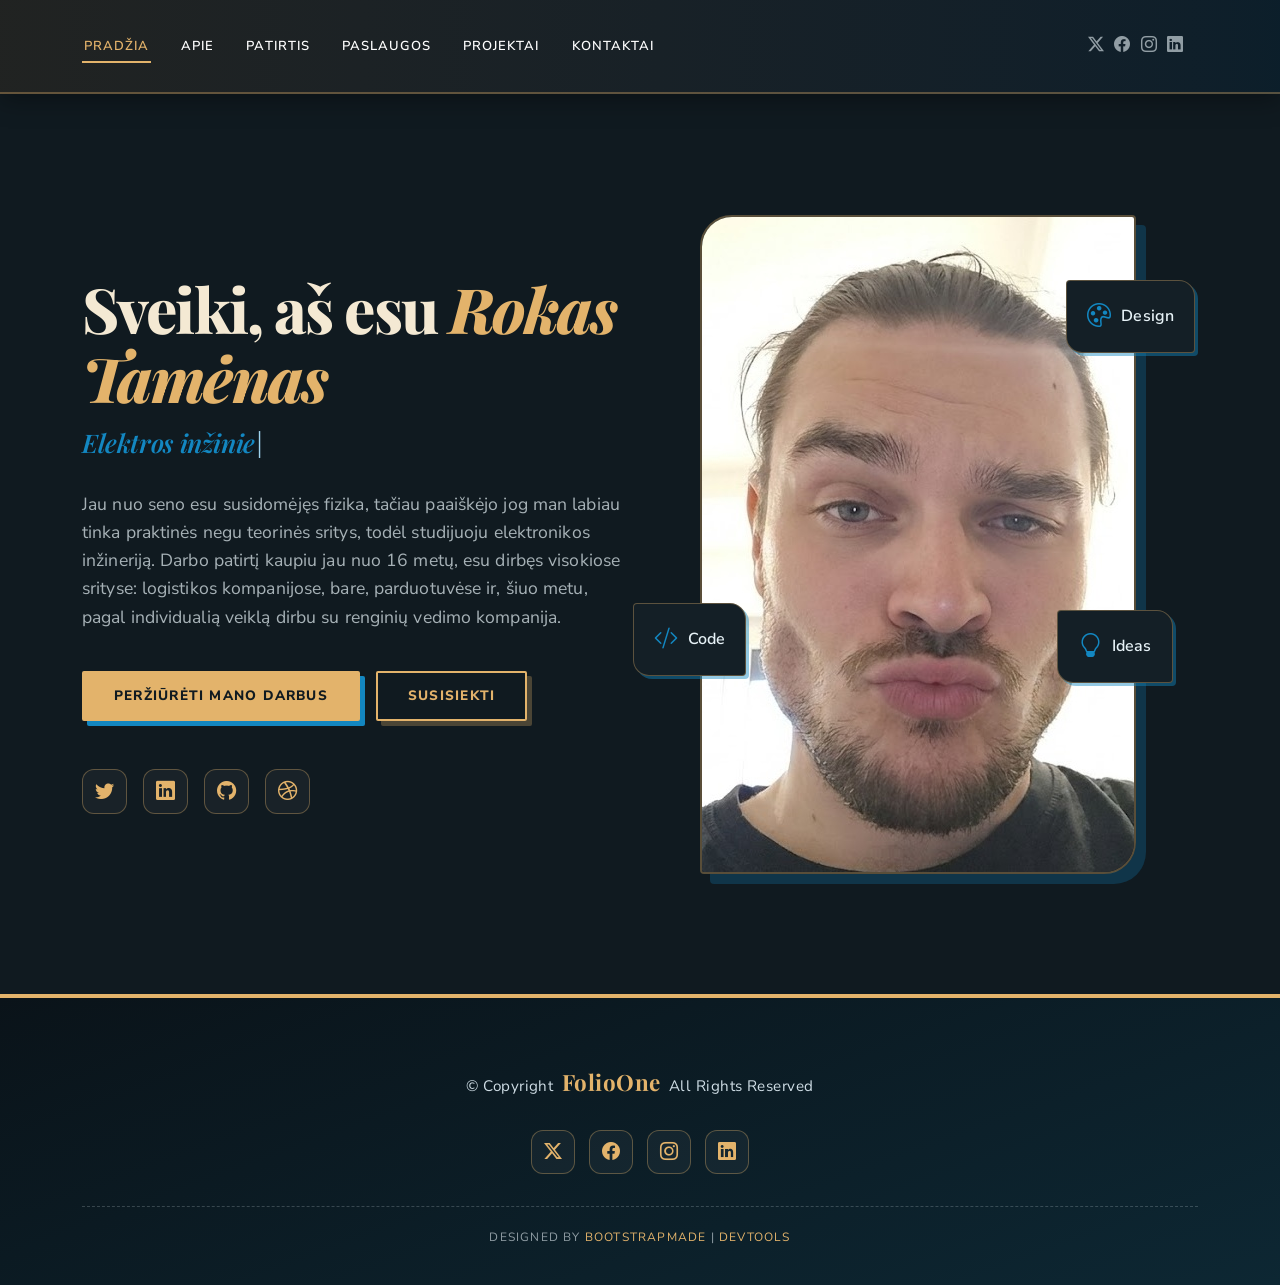
<file: index.html>
<!DOCTYPE html>
<html lang="lt">

<head>
  <meta charset="utf-8">
  <meta content="width=device-width, initial-scale=1.0" name="viewport">
  <title>Mano CV</title>
  <meta name="description" content="">
  <meta name="keywords" content="">

  <!-- Favicons -->
  <link href="assets/img/favicon.png" rel="icon">
  <link href="assets/img/apple-touch-icon.png" rel="apple-touch-icon">

  <!-- Fonts -->
  <link href="https://fonts.googleapis.com" rel="preconnect">
  <link href="https://fonts.gstatic.com" rel="preconnect" crossorigin>
  <link href="https://fonts.googleapis.com/css2?family=Roboto:ital,wght@0,100;0,300;0,400;0,500;0,700;0,900;1,100;1,300;1,400;1,500;1,700;1,900&family=Poppins:ital,wght@0,100;0,200;0,300;0,400;0,500;0,600;0,700;0,800;0,900;1,100;1,200;1,300;1,400;1,500;1,600;1,700;1,800;1,900&family=Raleway:ital,wght@0,100;0,200;0,300;0,400;0,500;0,600;0,700;0,800;0,900;1,100;1,200;1,300;1,400;1,500;1,600;1,700;1,800;1,900&display=swap" rel="stylesheet">

  <!-- Vendor CSS Files -->
  <link href="assets/vendor/bootstrap/css/bootstrap.min.css" rel="stylesheet">
  <link href="assets/vendor/bootstrap-icons/bootstrap-icons.css" rel="stylesheet">
  <link href="assets/vendor/aos/aos.css" rel="stylesheet">
  <link href="assets/vendor/swiper/swiper-bundle.min.css" rel="stylesheet">
  <link href="assets/vendor/glightbox/css/glightbox.min.css" rel="stylesheet">

  <!-- Main CSS File -->
  <link href="assets/css/main.css" rel="stylesheet">
  <link href="assets/css/custom.css" rel="stylesheet">
  <!-- =======================================================
  * Template Name: FolioOne
  * Template URL: https://bootstrapmade.com/folioone-bootstrap-portfolio-website-template/
  * Updated: Aug 23 2025 with Bootstrap v5.3.7
  * Author: BootstrapMade.com
  * License: https://bootstrapmade.com/license/
  ======================================================== -->
</head>

<body class="index-page">

  <header id="header" class="header d-flex align-items-center light-background sticky-top">
    <div class="container position-relative d-flex align-items-center justify-content-between">

      <!-- <a href="index.html" class="logo d-flex align-items-center me-auto me-xl-0">
      <img src="assets/img/logo.webp" alt="">
      <h1 class="sitename">FolioOne</h1> 
    </a> -->

      <nav id="navmenu" class="navmenu">
        <ul>
          <li><a href="index.html" class="active">Pradžia</a></li>
          <li><a href="about.html">Apie</a></li>
          <li><a href="resume.html">Patirtis</a></li>
          <li><a href="services.html">Paslaugos</a></li>
          <li><a href="portfolio.html">Projektai</a></li>
          <li><a href="contact.html">Kontaktai</a></li>
        </ul>
        <i class="mobile-nav-toggle d-xl-none bi bi-list"></i>
      </nav>

      <div class="header-social-links">
        <a href="#" class="twitter"><i class="bi bi-twitter-x"></i></a>
        <a href="#" class="facebook"><i class="bi bi-facebook"></i></a>
        <a href="#" class="instagram"><i class="bi bi-instagram"></i></a>
        <a href="#" class="linkedin"><i class="bi bi-linkedin"></i></a>
      </div>

    </div>
  </header>

  <main class="main">

    <!-- Hero Section -->
    <section id="hero" class="hero section">

      <div class="container" data-aos="fade-up" data-aos-delay="100">

        <div class="row gy-4 align-items-center">
          <div class="col-lg-6 order-2 order-lg-1">
            <div class="hero-content">
              <h1 data-aos="fade-up" data-aos-delay="200">Sveiki, aš esu <span class="highlight">Rokas Tamėnas</span></h1>
              <h2 data-aos="fade-up" data-aos-delay="300"> <span class="typed" data-typed-items="Elektros inžinierius, Renginių vedėjas, Iš esmės maladec čiuvas"></span></h2>
              <p data-aos="fade-up" data-aos-delay="400">Jau nuo seno esu susidomėjęs fizika, tačiau paaiškėjo jog man labiau tinka praktinės negu teorinės sritys, todėl studijuoju elektronikos inžineriją. Darbo patirtį kaupiu jau nuo 16 metų, esu dirbęs visokiose srityse: logistikos kompanijose, bare, parduotuvėse ir, šiuo metu, pagal individualią veiklą dirbu su renginių vedimo kompanija.</p>
              <div class="hero-actions" data-aos="fade-up" data-aos-delay="500">
                <a href="portfolio.html" class="btn btn-primary">Peržiūrėti mano darbus</a>
                <a href="contact.html" class="btn btn-outline">Susisiekti</a>
              </div>
              <div class="social-links" data-aos="fade-up" data-aos-delay="600">
                <a href="#"><i class="bi bi-twitter"></i></a>
                <a href="#"><i class="bi bi-linkedin"></i></a>
                <a href="#"><i class="bi bi-github"></i></a>
                <a href="#"><i class="bi bi-dribbble"></i></a>
              </div>
            </div>
          </div>
          <div class="col-lg-6 order-1 order-lg-2">
            <div class="hero-image" data-aos="zoom-in" data-aos-delay="300">
              <div class="image-wrapper">
                <img src="assets/img/profile/Chadmėnas.webp" alt="Rokas Tamėnas" class="img-fluid">
                <div class="floating-elements">
                  <div class="floating-card design" data-aos="fade-left" data-aos-delay="700">
                    <i class="bi bi-palette"></i>
                    <span>Design</span>
                  </div>
                  <div class="floating-card code" data-aos="fade-right" data-aos-delay="800">
                    <i class="bi bi-code-slash"></i>
                    <span>Code</span>
                  </div>
                  <div class="floating-card creativity" data-aos="fade-up" data-aos-delay="900">
                    <i class="bi bi-lightbulb"></i>
                    <span>Ideas</span>
                  </div>
                </div>
              </div>
            </div>
          </div>
        </div>

      </div>

    </section><!-- /Hero Section -->

  </main>

  <footer id="footer" class="footer">

    <div class="container">
      <div class="copyright text-center ">
        <p>© <span>Copyright</span> <strong class="px-1 sitename">FolioOne</strong> <span>All Rights Reserved<br></span></p>
      </div>
      <div class="social-links d-flex justify-content-center">
        <a href=""><i class="bi bi-twitter-x"></i></a>
        <a href=""><i class="bi bi-facebook"></i></a>
        <a href=""><i class="bi bi-instagram"></i></a>
        <a href=""><i class="bi bi-linkedin"></i></a>
      </div>
      <div class="credits">
        <!-- All the links in the footer should remain intact. -->
        <!-- You can delete the links only if you've purchased the pro version. -->
        <!-- Licensing information: https://bootstrapmade.com/license/ -->
        <!-- Purchase the pro version with working PHP/AJAX contact form: [buy-url] -->
        Designed by <a href="https://bootstrapmade.com/">BootstrapMade</a> | <a href="https://bootstrapmade.com/tools/">DevTools</a>
      </div>
    </div>

  </footer>

  <!-- Scroll Top -->
  <a href="#" id="scroll-top" class="scroll-top d-flex align-items-center justify-content-center"><i class="bi bi-arrow-up-short"></i></a>

  <!-- Preloader -->
  <div id="preloader"></div>

  <!-- Vendor JS Files -->
  <script src="assets/vendor/bootstrap/js/bootstrap.bundle.min.js"></script>
  <script src="assets/vendor/php-email-form/validate.js"></script>
  <script src="assets/vendor/aos/aos.js"></script>
  <script src="assets/vendor/typed.js/typed.umd.js"></script>
  <script src="assets/vendor/waypoints/noframework.waypoints.js"></script>
  <script src="assets/vendor/purecounter/purecounter_vanilla.js"></script>
  <script src="assets/vendor/swiper/swiper-bundle.min.js"></script>
  <script src="assets/vendor/imagesloaded/imagesloaded.pkgd.min.js"></script>
  <script src="assets/vendor/isotope-layout/isotope.pkgd.min.js"></script>
  <script src="assets/vendor/glightbox/js/glightbox.min.js"></script>

  <!-- Main JS File -->
  <script src="assets/js/main.js"></script>

</body>

</html>
</file>
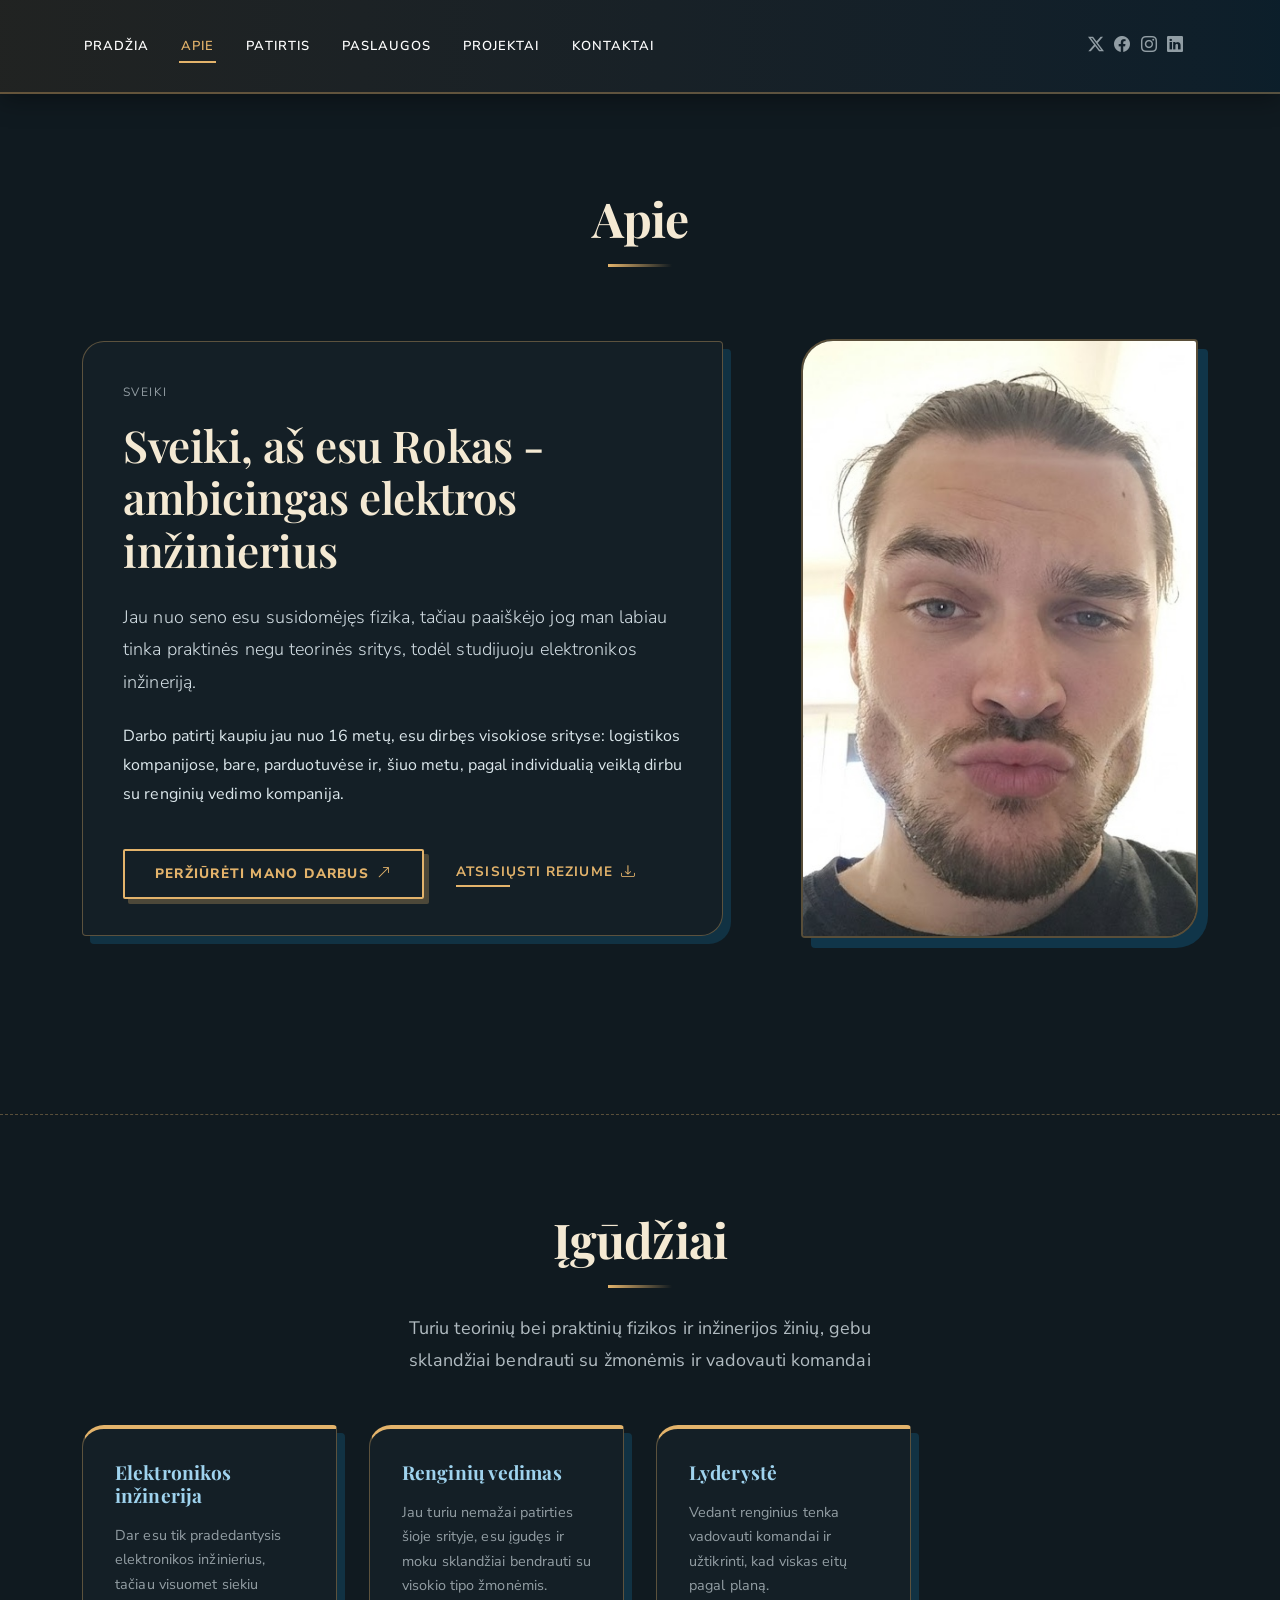
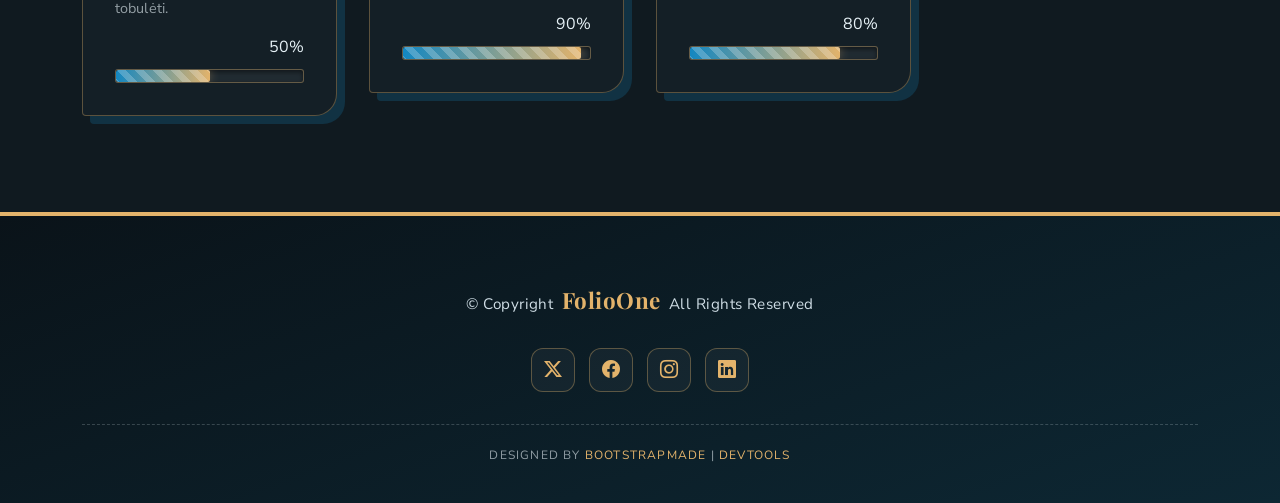
<file: about.html>
<!DOCTYPE html>
<html lang="en">

<head>
  <meta charset="utf-8">
  <meta content="width=device-width, initial-scale=1.0" name="viewport">
  <title>About - FolioOne Bootstrap Template</title>
  <meta name="description" content="">
  <meta name="keywords" content="">

  <!-- Favicons -->
  <link href="assets/img/favicon.png" rel="icon">
  <link href="assets/img/apple-touch-icon.png" rel="apple-touch-icon">

  <!-- Fonts -->
  <link href="https://fonts.googleapis.com" rel="preconnect">
  <link href="https://fonts.gstatic.com" rel="preconnect" crossorigin>
  <link href="https://fonts.googleapis.com/css2?family=Roboto:ital,wght@0,100;0,300;0,400;0,500;0,700;0,900;1,100;1,300;1,400;1,500;1,700;1,900&family=Poppins:ital,wght@0,100;0,200;0,300;0,400;0,500;0,600;0,700;0,800;0,900;1,100;1,200;1,300;1,400;1,500;1,600;1,700;1,800;1,900&family=Raleway:ital,wght@0,100;0,200;0,300;0,400;0,500;0,600;0,700;0,800;0,900;1,100;1,200;1,300;1,400;1,500;1,600;1,700;1,800;1,900&display=swap" rel="stylesheet">

  <!-- Vendor CSS Files -->
  <link href="assets/vendor/bootstrap/css/bootstrap.min.css" rel="stylesheet">
  <link href="assets/vendor/bootstrap-icons/bootstrap-icons.css" rel="stylesheet">
  <link href="assets/vendor/aos/aos.css" rel="stylesheet">
  <link href="assets/vendor/swiper/swiper-bundle.min.css" rel="stylesheet">
  <link href="assets/vendor/glightbox/css/glightbox.min.css" rel="stylesheet">

  <!-- Main CSS File -->
  <link href="assets/css/main.css" rel="stylesheet">
  <link href="assets/css/custom.css" rel="stylesheet">

  <!-- =======================================================
  * Template Name: FolioOne
  * Template URL: https://bootstrapmade.com/folioone-bootstrap-portfolio-website-template/
  * Updated: Aug 23 2025 with Bootstrap v5.3.7
  * Author: BootstrapMade.com
  * License: https://bootstrapmade.com/license/
  ======================================================== -->
</head>

<body class="about-page">

  <header id="header" class="header d-flex align-items-center light-background sticky-top">
    <div class="container position-relative d-flex align-items-center justify-content-between">

      <!-- <a href="index.html" class="logo d-flex align-items-center me-auto me-xl-0">
      <img src="assets/img/logo.webp" alt="">
      <h1 class="sitename">FolioOne</h1> 
    </a> -->

      <nav id="navmenu" class="navmenu">
        <ul>
          <li><a href="index.html">Pradžia</a></li>
          <li><a href="about.html" class="active">Apie</a></li>
          <li><a href="resume.html">Patirtis</a></li>
          <li><a href="services.html">Paslaugos</a></li>
          <li><a href="portfolio.html">Projektai</a></li>
          <li><a href="contact.html">Kontaktai</a></li>
        </ul>
        <i class="mobile-nav-toggle d-xl-none bi bi-list"></i>
      </nav>

      <div class="header-social-links">
        <a href="#" class="twitter"><i class="bi bi-twitter-x"></i></a>
        <a href="#" class="facebook"><i class="bi bi-facebook"></i></a>
        <a href="#" class="instagram"><i class="bi bi-instagram"></i></a>
        <a href="#" class="linkedin"><i class="bi bi-linkedin"></i></a>
      </div>

    </div>
  </header>

  <main class="main">

    <!-- About Section -->
    <section id="about" class="about section">

      <!-- Section Title -->
      <div class="container section-title" data-aos="fade-up">
        <h2>Apie</h2>
      </div><!-- End Section Title -->

      <div class="container" data-aos="fade-up" data-aos-delay="100">

        <!-- Intro + Photo -->
        <div class="row align-items-center justify-content-between gy-5 mb-5">
          <div class="col-lg-7" data-aos="fade-right" data-aos-delay="150">
            <div class="intro-content">
              <span class="eyebrow">Sveiki</span>
              <h2 class="headline">Sveiki, aš esu Rokas - ambicingas elektros inžinierius</h2>
              <p class="lead">
                Jau nuo seno esu susidomėjęs fizika, tačiau paaiškėjo jog man labiau tinka praktinės negu teorinės sritys, todėl studijuoju elektronikos inžineriją.
              </p>
              <p>
                 Darbo patirtį kaupiu jau nuo 16 metų, esu dirbęs visokiose srityse: logistikos kompanijose, bare, parduotuvėse ir, šiuo metu, pagal individualią veiklą dirbu su renginių vedimo kompanija.
              </p>

              <div class="cta-group">
                <a href="#portfolio" class="btn-ghost">
                  Peržiūrėti mano darbus <i class="bi bi-arrow-up-right"></i>
                </a>
                <a href="#" class="link-underline">
                  Atsisiųsti reziume <i class="bi bi-download"></i>
                </a>
              </div>
            </div>
          </div>

          <div class="col-lg-5" data-aos="zoom-in" data-aos-delay="250">
            <figure class="profile-figure text-center text-lg-end">
              <img src="assets/img/profile/Chadmėnas.webp" alt="Roko Tamėno portretas" class="img-fluid profile-photo">
            </figure>
          </div>
        </div>
        <!-- End Intro + Photo -->
      </div>
    </section><!-- /About Section -->

    <!-- Skills Section -->
    <section id="skills" class="skills section">

      <!-- Section Title -->
      <div class="container section-title" data-aos="fade-up">
        <h2>Įgūdžiai</h2>
        <p>Turiu teorinių bei praktinių fizikos ir inžinerijos žinių, gebu sklandžiai bendrauti su žmonėmis ir vadovauti komandai</p>
      </div><!-- End Section Title -->

      <div class="container" data-aos="fade-up" data-aos-delay="100">

        <div class="row g-4 skills-animation">

          <div class="col-md-6 col-lg-3" data-aos="fade-up" data-aos-delay="100">
            <div class="skill-box">
              <h3>Elektronikos inžinerija</h3>
              <p>Dar esu tik pradedantysis elektronikos inžinierius, tačiau visuomet siekiu tobulėti.</p>
              <span class="text-end d-block">50%</span>
              <div class="progress">
                <div class="progress-bar" role="progressbar" aria-valuenow="50" aria-valuemin="0" aria-valuemax="100"></div>
              </div>
            </div>
          </div>

          <div class="col-md-6 col-lg-3" data-aos="fade-up" data-aos-delay="200">
            <div class="skill-box">
              <h3>Renginių vedimas</h3>
              <p>Jau turiu nemažai patirties šioje srityje, esu įgudęs ir moku sklandžiai bendrauti su visokio tipo žmonėmis.</p>
              <span class="text-end d-block">90%</span>
              <div class="progress">
                <div class="progress-bar" role="progressbar" aria-valuenow="95" aria-valuemin="0" aria-valuemax="100"></div>
              </div>
            </div>
          </div>

          <div class="col-md-6 col-lg-3" data-aos="fade-up" data-aos-delay="300">
            <div class="skill-box">
              <h3>Lyderystė</h3>
              <p>Vedant renginius tenka vadovauti komandai ir užtikrinti, kad viskas eitų pagal planą.</p>
              <span class="text-end d-block">80%</span>
              <div class="progress">
                <div class="progress-bar" role="progressbar" aria-valuenow="80" aria-valuemin="0" aria-valuemax="100"></div>
              </div>
            </div>
          </div>

        </div>

      </div>

    </section><!-- /Skills Section -->
  </main>

  <footer id="footer" class="footer">

    <div class="container">
      <div class="copyright text-center ">
        <p>© <span>Copyright</span> <strong class="px-1 sitename">FolioOne</strong> <span>All Rights Reserved<br></span></p>
      </div>
      <div class="social-links d-flex justify-content-center">
        <a href=""><i class="bi bi-twitter-x"></i></a>
        <a href=""><i class="bi bi-facebook"></i></a>
        <a href=""><i class="bi bi-instagram"></i></a>
        <a href=""><i class="bi bi-linkedin"></i></a>
      </div>
      <div class="credits">
        <!-- All the links in the footer should remain intact. -->
        <!-- You can delete the links only if you've purchased the pro version. -->
        <!-- Licensing information: https://bootstrapmade.com/license/ -->
        <!-- Purchase the pro version with working PHP/AJAX contact form: [buy-url] -->
        Designed by <a href="https://bootstrapmade.com/">BootstrapMade</a> | <a href="https://bootstrapmade.com/tools/">DevTools</a>
      </div>
    </div>

  </footer>

  <!-- Scroll Top -->
  <a href="#" id="scroll-top" class="scroll-top d-flex align-items-center justify-content-center"><i class="bi bi-arrow-up-short"></i></a>

  <!-- Preloader -->
  <div id="preloader"></div>

  <!-- Vendor JS Files -->
  <script src="assets/vendor/bootstrap/js/bootstrap.bundle.min.js"></script>
  <script src="assets/vendor/php-email-form/validate.js"></script>
  <script src="assets/vendor/aos/aos.js"></script>
  <script src="assets/vendor/typed.js/typed.umd.js"></script>
  <script src="assets/vendor/waypoints/noframework.waypoints.js"></script>
  <script src="assets/vendor/purecounter/purecounter_vanilla.js"></script>
  <script src="assets/vendor/swiper/swiper-bundle.min.js"></script>
  <script src="assets/vendor/imagesloaded/imagesloaded.pkgd.min.js"></script>
  <script src="assets/vendor/isotope-layout/isotope.pkgd.min.js"></script>
  <script src="assets/vendor/glightbox/js/glightbox.min.js"></script>

  <!-- Main JS File -->
  <script src="assets/js/main.js"></script>

</body>

</html>
</file>
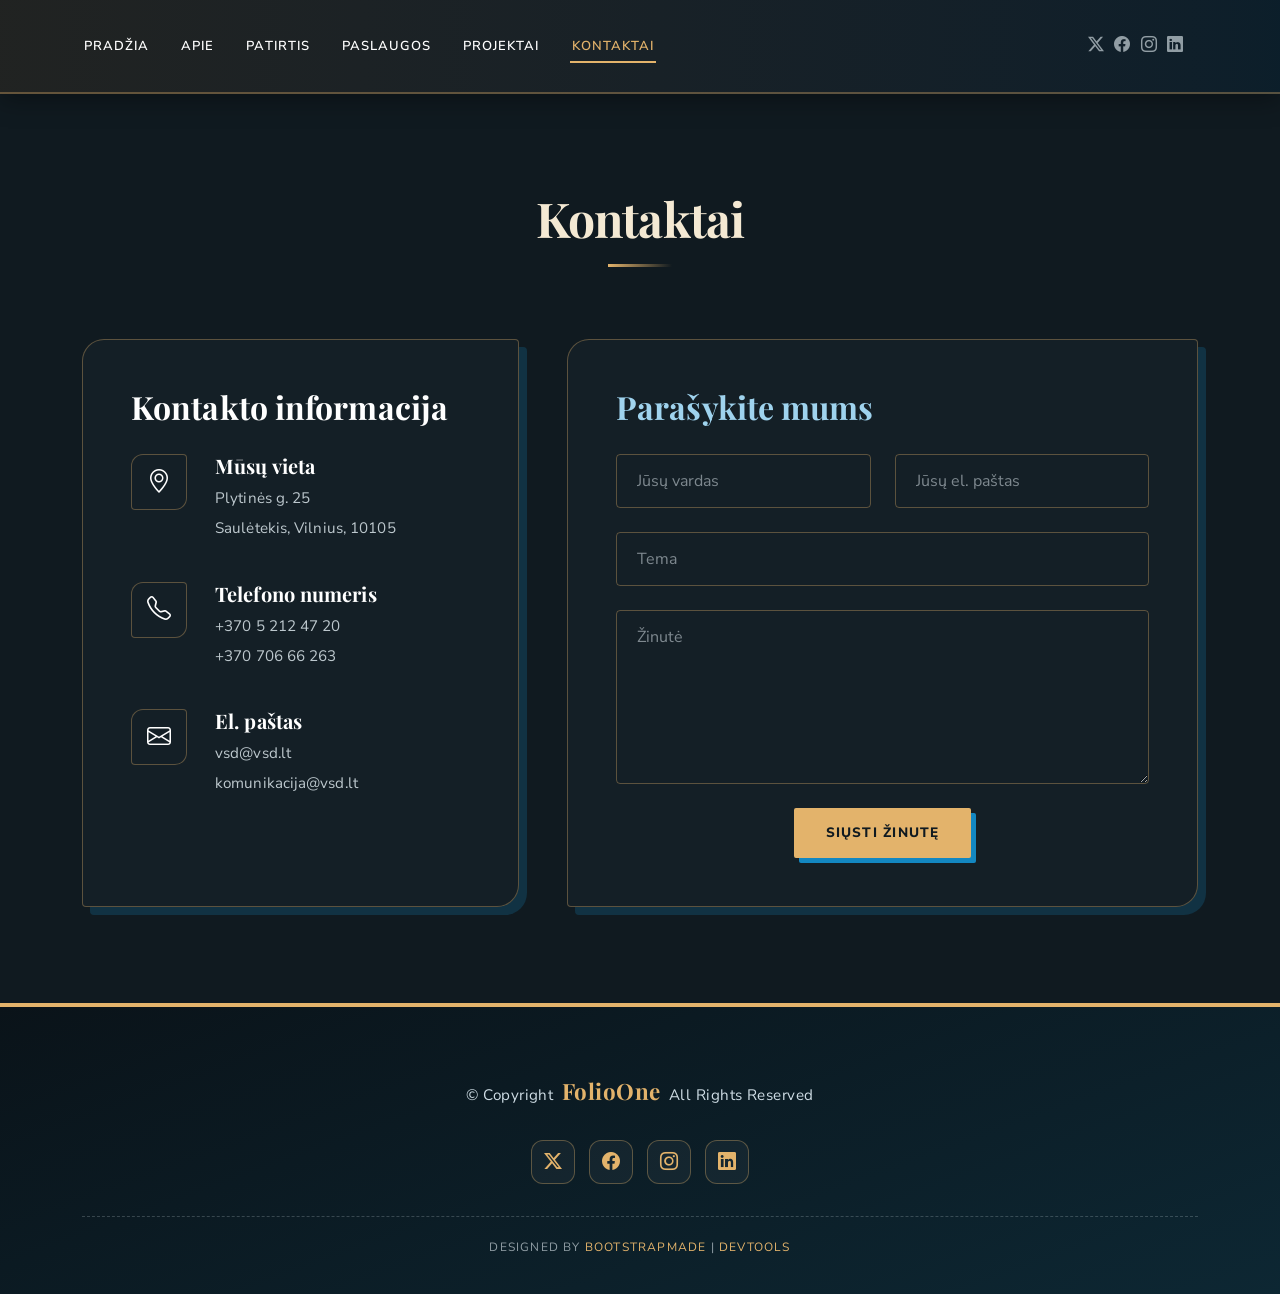
<file: contact.html>
<!DOCTYPE html>
<html lang="en">

<head>
  <meta charset="utf-8">
  <meta content="width=device-width, initial-scale=1.0" name="viewport">
  <title>Contact - FolioOne Bootstrap Template</title>
  <meta name="description" content="">
  <meta name="keywords" content="">

  <!-- Favicons -->
  <link href="assets/img/favicon.png" rel="icon">
  <link href="assets/img/apple-touch-icon.png" rel="apple-touch-icon">

  <!-- Fonts -->
  <link href="https://fonts.googleapis.com" rel="preconnect">
  <link href="https://fonts.gstatic.com" rel="preconnect" crossorigin>
  <link href="https://fonts.googleapis.com/css2?family=Roboto:ital,wght@0,100;0,300;0,400;0,500;0,700;0,900;1,100;1,300;1,400;1,500;1,700;1,900&family=Poppins:ital,wght@0,100;0,200;0,300;0,400;0,500;0,600;0,700;0,800;0,900;1,100;1,200;1,300;1,400;1,500;1,600;1,700;1,800;1,900&family=Raleway:ital,wght@0,100;0,200;0,300;0,400;0,500;0,600;0,700;0,800;0,900;1,100;1,200;1,300;1,400;1,500;1,600;1,700;1,800;1,900&display=swap" rel="stylesheet">

  <!-- Vendor CSS Files -->
  <link href="assets/vendor/bootstrap/css/bootstrap.min.css" rel="stylesheet">
  <link href="assets/vendor/bootstrap-icons/bootstrap-icons.css" rel="stylesheet">
  <link href="assets/vendor/aos/aos.css" rel="stylesheet">
  <link href="assets/vendor/swiper/swiper-bundle.min.css" rel="stylesheet">
  <link href="assets/vendor/glightbox/css/glightbox.min.css" rel="stylesheet">

  <!-- Main CSS File -->
  <link href="assets/css/main.css" rel="stylesheet">
  <link href="assets/css/custom.css" rel="stylesheet">

  <!-- =======================================================
  * Template Name: FolioOne
  * Template URL: https://bootstrapmade.com/folioone-bootstrap-portfolio-website-template/
  * Updated: Aug 23 2025 with Bootstrap v5.3.7
  * Author: BootstrapMade.com
  * License: https://bootstrapmade.com/license/
  ======================================================== -->
</head>

<body class="contact-page">

  <header id="header" class="header d-flex align-items-center light-background sticky-top">
    <div class="container position-relative d-flex align-items-center justify-content-between">

      <!-- <a href="index.html" class="logo d-flex align-items-center me-auto me-xl-0">
      <img src="assets/img/logo.webp" alt="">
      <h1 class="sitename">FolioOne</h1> 
    </a> -->

      <nav id="navmenu" class="navmenu">
        <ul>
          <li><a href="index.html">Pradžia</a></li>
          <li><a href="about.html">Apie</a></li>
          <li><a href="resume.html">Patirtis</a></li>
          <li><a href="services.html">Paslaugos</a></li>
          <li><a href="portfolio.html">Projektai</a></li>
          <li><a href="contact.html" class="active">Kontaktai</a></li>
        </ul>
        <i class="mobile-nav-toggle d-xl-none bi bi-list"></i>
      </nav>

      <div class="header-social-links">
        <a href="#" class="twitter"><i class="bi bi-twitter-x"></i></a>
        <a href="#" class="facebook"><i class="bi bi-facebook"></i></a>
        <a href="#" class="instagram"><i class="bi bi-instagram"></i></a>
        <a href="#" class="linkedin"><i class="bi bi-linkedin"></i></a>
      </div>

    </div>
  </header>

  <main class="main">

    <!-- Contact Section -->
    <section id="contact" class="contact section">

      <!-- Section Title -->
      <div class="container section-title" data-aos="fade-up">
        <h2>Kontaktai</h2>
      </div><!-- End Section Title -->

      <div class="container" data-aos="fade-up" data-aos-delay="100">

        <div class="row g-4 g-lg-5">
          <div class="col-lg-5">
            <div class="info-box" data-aos="fade-up" data-aos-delay="200">
              <h3>Kontakto informacija</h3>

              <div class="info-item" data-aos="fade-up" data-aos-delay="300">
                <div class="icon-box">
                  <i class="bi bi-geo-alt"></i>
                </div>
                <div class="content">
                  <h4>Mūsų vieta</h4>
                  <p>Plytinės g. 25</p>
                  <p>Saulėtekis, Vilnius, 10105</p>
                </div>
              </div>

              <div class="info-item" data-aos="fade-up" data-aos-delay="400">
                <div class="icon-box">
                  <i class="bi bi-telephone"></i>
                </div>
                <div class="content">
                  <h4>Telefono numeris</h4>
                  <p>+370 5 212 47 20</p>
                  <p>+370 706 66 263</p>
                </div>
              </div>

              <div class="info-item" data-aos="fade-up" data-aos-delay="500">
                <div class="icon-box">
                  <i class="bi bi-envelope"></i>
                </div>
                <div class="content">
                  <h4>El. paštas</h4>
                  <p>vsd@vsd.lt</p>
                  <p>komunikacija@vsd.lt</p>
                </div>
              </div>
            </div>
          </div>

          <div class="col-lg-7">
            <div class="contact-form" data-aos="fade-up" data-aos-delay="300">
              <h3>Parašykite mums</h3>

              <form action="forms/contact.php" method="post" class="php-email-form" data-aos="fade-up" data-aos-delay="200">
                <div class="row gy-4">

                  <div class="col-md-6">
                    <input type="text" name="name" class="form-control" placeholder="Jūsų vardas" required="">
                  </div>

                  <div class="col-md-6 ">
                    <input type="email" class="form-control" name="email" placeholder="Jūsų el. paštas" required="">
                  </div>

                  <div class="col-12">
                    <input type="text" class="form-control" name="subject" placeholder="Tema" required="">
                  </div>

                  <div class="col-12">
                    <textarea class="form-control" name="message" rows="6" placeholder="Žinutė" required=""></textarea>
                  </div>

                  <div class="col-12 text-center">
                    <div class="loading">Kraunama...</div>
                    <div class="error-message"></div>
                    <div class="sent-message">Jūsų žinutė išsiųsta. Ačiū!</div>

                    <button type="submit" class="btn">Siųsti žinutę</button>
                  </div>

                </div>
              </form>

            </div>
          </div>

        </div>

      </div>

    </section><!-- /Contact Section -->

  </main>

  <footer id="footer" class="footer">

    <div class="container">
      <div class="copyright text-center ">
        <p>© <span>Copyright</span> <strong class="px-1 sitename">FolioOne</strong> <span>All Rights Reserved<br></span></p>
      </div>
      <div class="social-links d-flex justify-content-center">
        <a href=""><i class="bi bi-twitter-x"></i></a>
        <a href=""><i class="bi bi-facebook"></i></a>
        <a href=""><i class="bi bi-instagram"></i></a>
        <a href=""><i class="bi bi-linkedin"></i></a>
      </div>
      <div class="credits">
        <!-- All the links in the footer should remain intact. -->
        <!-- You can delete the links only if you've purchased the pro version. -->
        <!-- Licensing information: https://bootstrapmade.com/license/ -->
        <!-- Purchase the pro version with working PHP/AJAX contact form: [buy-url] -->
        Designed by <a href="https://bootstrapmade.com/">BootstrapMade</a> | <a href="https://bootstrapmade.com/tools/">DevTools</a>
      </div>
    </div>

  </footer>

  <!-- Scroll Top -->
  <a href="#" id="scroll-top" class="scroll-top d-flex align-items-center justify-content-center"><i class="bi bi-arrow-up-short"></i></a>

  <!-- Preloader -->
  <div id="preloader"></div>

  <!-- Vendor JS Files -->
  <script src="assets/vendor/bootstrap/js/bootstrap.bundle.min.js"></script>
  <script src="assets/vendor/php-email-form/validate.js"></script>
  <script src="assets/vendor/aos/aos.js"></script>
  <script src="assets/vendor/typed.js/typed.umd.js"></script>
  <script src="assets/vendor/waypoints/noframework.waypoints.js"></script>
  <script src="assets/vendor/purecounter/purecounter_vanilla.js"></script>
  <script src="assets/vendor/swiper/swiper-bundle.min.js"></script>
  <script src="assets/vendor/imagesloaded/imagesloaded.pkgd.min.js"></script>
  <script src="assets/vendor/isotope-layout/isotope.pkgd.min.js"></script>
  <script src="assets/vendor/glightbox/js/glightbox.min.js"></script>

  <!-- Main JS File -->
  <script src="assets/js/main.js"></script>

</body>

</html>
</file>
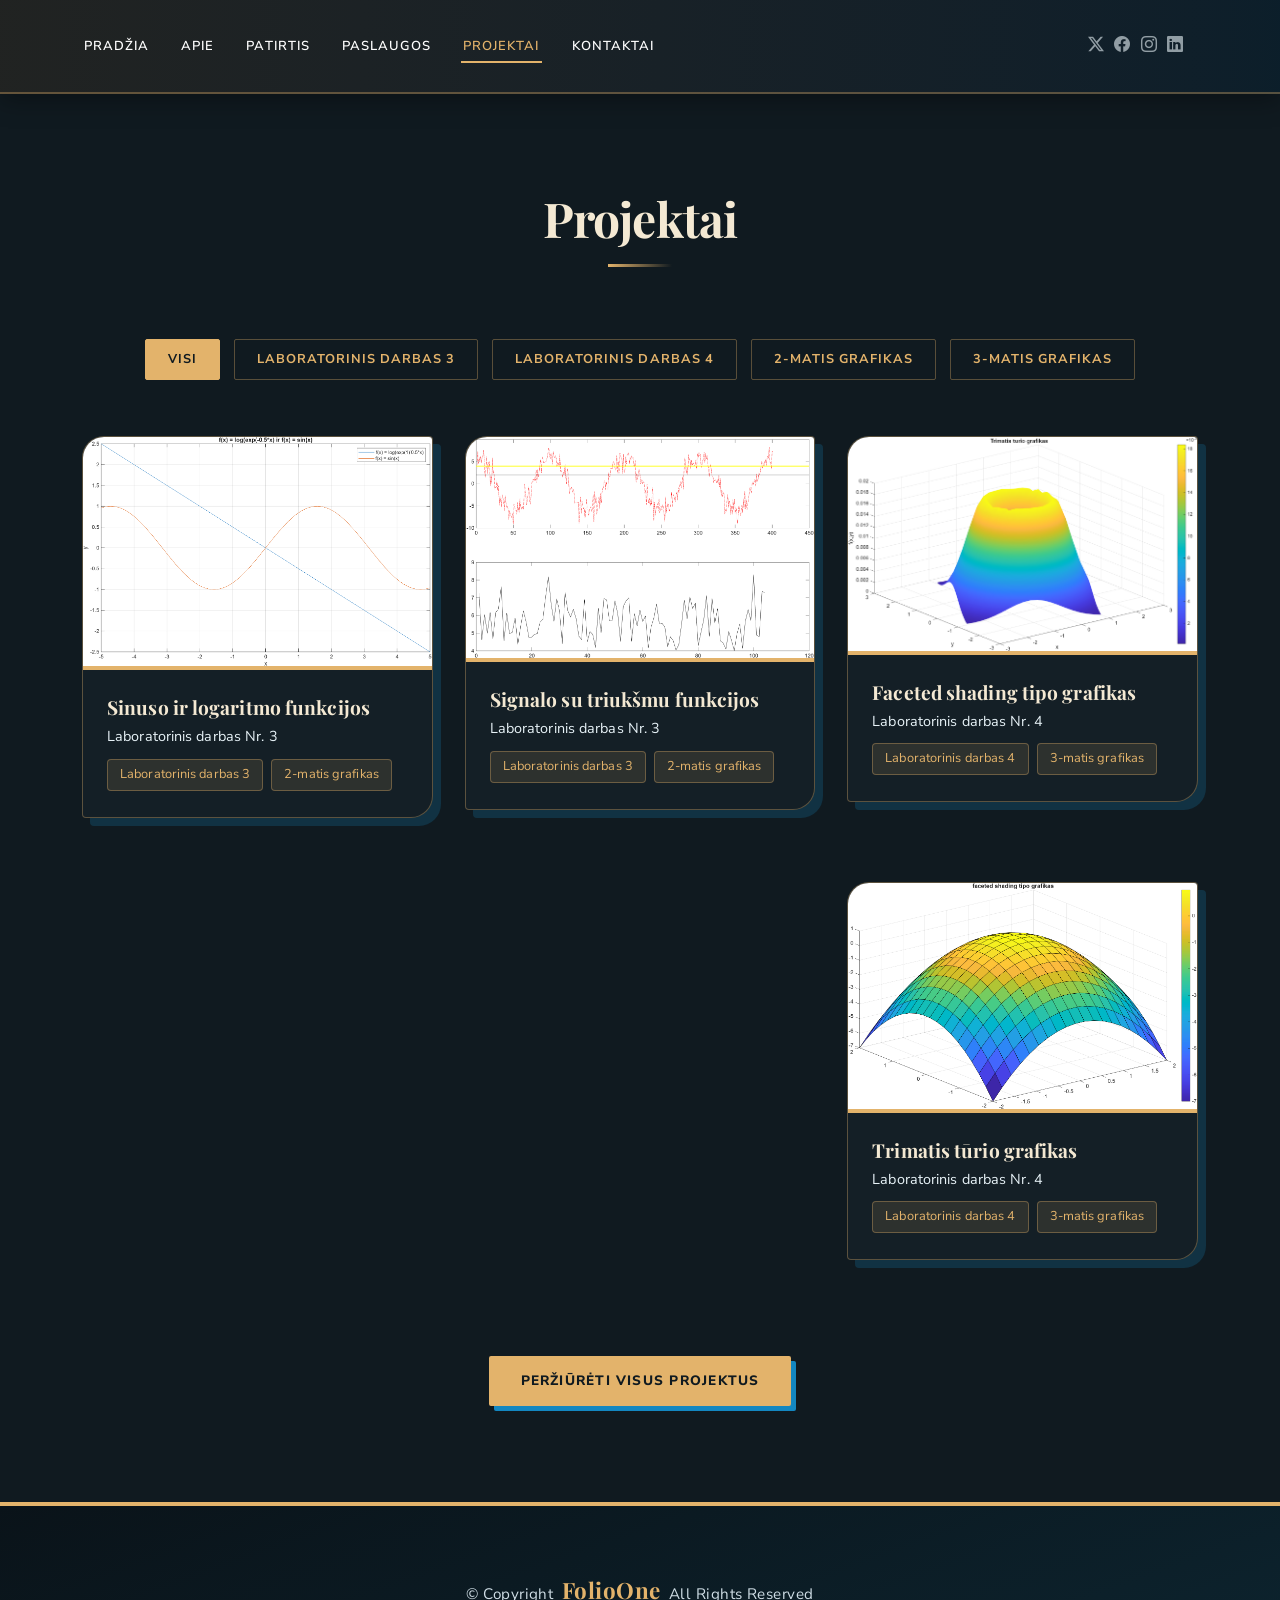
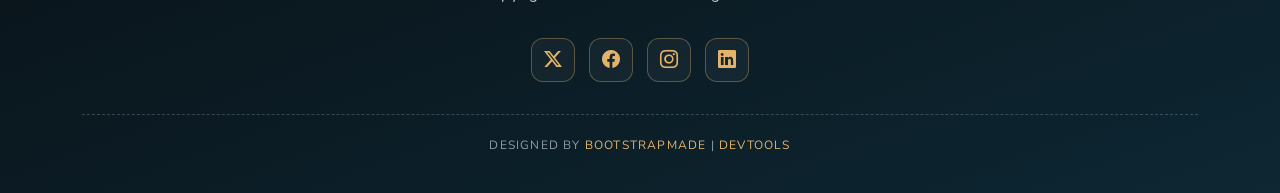
<file: portfolio.html>
<!DOCTYPE html>
<html lang="en">

<head>
  <meta charset="utf-8">
  <meta content="width=device-width, initial-scale=1.0" name="viewport">
  <title>Portfolio - FolioOne Bootstrap Template</title>
  <meta name="description" content="">
  <meta name="keywords" content="">

  <!-- Favicons -->
  <link href="assets/img/favicon.png" rel="icon">
  <link href="assets/img/apple-touch-icon.png" rel="apple-touch-icon">

  <!-- Fonts -->
  <link href="https://fonts.googleapis.com" rel="preconnect">
  <link href="https://fonts.gstatic.com" rel="preconnect" crossorigin>
  <link href="https://fonts.googleapis.com/css2?family=Roboto:ital,wght@0,100;0,300;0,400;0,500;0,700;0,900;1,100;1,300;1,400;1,500;1,700;1,900&family=Poppins:ital,wght@0,100;0,200;0,300;0,400;0,500;0,600;0,700;0,800;0,900;1,100;1,200;1,300;1,400;1,500;1,600;1,700;1,800;1,900&family=Raleway:ital,wght@0,100;0,200;0,300;0,400;0,500;0,600;0,700;0,800;0,900;1,100;1,200;1,300;1,400;1,500;1,600;1,700;1,800;1,900&display=swap" rel="stylesheet">

  <!-- Vendor CSS Files -->
  <link href="assets/vendor/bootstrap/css/bootstrap.min.css" rel="stylesheet">
  <link href="assets/vendor/bootstrap-icons/bootstrap-icons.css" rel="stylesheet">
  <link href="assets/vendor/aos/aos.css" rel="stylesheet">
  <link href="assets/vendor/swiper/swiper-bundle.min.css" rel="stylesheet">
  <link href="assets/vendor/glightbox/css/glightbox.min.css" rel="stylesheet">

  <!-- Main CSS File -->
  <link href="assets/css/main.css" rel="stylesheet">
  <link href="assets/css/custom.css" rel="stylesheet">

  <!-- =======================================================
  * Template Name: FolioOne
  * Template URL: https://bootstrapmade.com/folioone-bootstrap-portfolio-website-template/
  * Updated: Aug 23 2025 with Bootstrap v5.3.7
  * Author: BootstrapMade.com
  * License: https://bootstrapmade.com/license/
  ======================================================== -->
</head>

<body class="portfolio-page">

  <header id="header" class="header d-flex align-items-center light-background sticky-top">
    <div class="container position-relative d-flex align-items-center justify-content-between">

      <!-- <a href="index.html" class="logo d-flex align-items-center me-auto me-xl-0">
      <img src="assets/img/logo.webp" alt="">
      <h1 class="sitename">FolioOne</h1> 
    </a> -->

      <nav id="navmenu" class="navmenu">
        <ul>
          <li><a href="index.html">Pradžia</a></li>
          <li><a href="about.html">Apie</a></li>
          <li><a href="resume.html">Patirtis</a></li>
          <li><a href="services.html">Paslaugos</a></li>
          <li><a href="portfolio.html" class="active">Projektai</a></li>
          <li><a href="contact.html">Kontaktai</a></li>
        </ul>
        <i class="mobile-nav-toggle d-xl-none bi bi-list"></i>
      </nav>

      <div class="header-social-links">
        <a href="#" class="twitter"><i class="bi bi-twitter-x"></i></a>
        <a href="#" class="facebook"><i class="bi bi-facebook"></i></a>
        <a href="#" class="instagram"><i class="bi bi-instagram"></i></a>
        <a href="#" class="linkedin"><i class="bi bi-linkedin"></i></a>
      </div>

    </div>
  </header>

  <main class="main">

    <!-- Portfolio Section -->
    <section id="portfolio" class="portfolio section">

      <!-- Section Title -->
      <div class="container section-title" data-aos="fade-up">
        <h2>Projektai</h2>
      </div><!-- End Section Title -->

      <div class="container" data-aos="fade-up" data-aos-delay="100">

        <div class="isotope-layout" data-default-filter="*" data-layout="masonry" data-sort="original-order">
          <ul class="portfolio-filters isotope-filters" data-aos="fade-up" data-aos-delay="200">
            <li data-filter="*" class="filter-active">Visi</li>
            <li data-filter=".filter-lab3">Laboratorinis darbas 3</li>
            <li data-filter=".filter-lab4">Laboratorinis darbas 4</li>
            <li data-filter=".filter-2d">2-matis grafikas</li>
            <li data-filter=".filter-3d">3-matis grafikas</li>
          </ul><!-- End Portfolio Filters -->

          <div class="row gy-4 isotope-container" data-aos="fade-up" data-aos-delay="300">
            <div class="col-lg-4 col-md-6 portfolio-item isotope-item filter-lab3 filter-2d">
              <div class="portfolio-card">
                <div class="portfolio-img">
                  <img src="assets/img/portfolio/LD3-1.png" alt="Sinuso ir mažėjančios tiesės dvimatis grafikas." class="img-fluid">
                  <div class="portfolio-overlay">
                    <a href="assets/img/portfolio/LD3-1.png" class="glightbox portfolio-lightbox"><i class="bi bi-plus"></i></a>
                    <a href="#" class="portfolio-details-link"><i class="bi bi-link"></i></a>
                  </div>
                </div>
                <div class="portfolio-info">
                  <h4>Sinuso ir logaritmo funkcijos</h4>
                  <p>Laboratorinis darbas Nr. 3</p>
                  <div class="portfolio-tags">
                    <span>Laboratorinis darbas 3</span>
                    <span>2-matis grafikas</span>
                  </div>
                </div>
              </div>
            </div>

            <div class="col-lg-4 col-md-6 portfolio-item isotope-item filter-lab3 filter-2d">
              <div class="portfolio-card">
                <div class="portfolio-img">
                  <img src="assets/img/portfolio/LD3-2.png" alt="Triukšmingo periodinio signalo ir signalo reikšmių grafikai." class="img-fluid">
                  <div class="portfolio-overlay">
                    <a href="assets/img/portfolio/LD3-2.png" class="glightbox portfolio-lightbox"><i class="bi bi-plus"></i></a>
                    <a href="#" class="portfolio-details-link"><i class="bi bi-link"></i></a>
                  </div>
                </div>
                <div class="portfolio-info">
                  <h4>Signalo su triukšmu funkcijos</h4>
                  <p>Laboratorinis darbas Nr. 3</p>
                  <div class="portfolio-tags">
                    <span>Laboratorinis darbas 3</span>
                    <span>2-matis grafikas</span>
                  </div>
                </div>
              </div>
            </div>

            <div class="col-lg-4 col-md-6 portfolio-item isotope-item filter-lab4 filter-3d">
              <div class="portfolio-card">
                <div class="portfolio-img">
                  <img src="assets/img/portfolio/LD4-1.png" alt="Trimatis faceted shading paviršiaus grafikas, nuspalvintas pagal aukštį." class="img-fluid">
                  <div class="portfolio-overlay">
                    <a href="assets/img/portfolio/LD4-1.png" class="glightbox portfolio-lightbox"><i class="bi bi-plus"></i></a>
                    <a href="#" class="portfolio-details-link"><i class="bi bi-link"></i></a>
                  </div>
                </div>
                <div class="portfolio-info">
                  <h4>Faceted shading tipo grafikas</h4>
                  <p>Laboratorinis darbas Nr. 4</p>
                  <div class="portfolio-tags">
                    <span>Laboratorinis darbas 4</span>
                    <span>3-matis grafikas</span>
                  </div>
                </div>
              </div>
            </div>

            <div class="col-lg-4 col-md-6 portfolio-item isotope-item filter-lab4 filter-3d">
              <div class="portfolio-card">
                <div class="portfolio-img">
                  <img src="assets/img/portfolio/LD4-2.png" alt="Trimatis tūrio funkcijos grafikas su pakelta, beveik plokščia centrine sritimi." class="img-fluid">
                  <div class="portfolio-overlay">
                    <a href="assets/img/portfolio/LD4-2.png" class="glightbox portfolio-lightbox"><i class="bi bi-plus"></i></a>
                    <a href="#" class="portfolio-details-link"><i class="bi bi-link"></i></a>
                  </div>
                </div>
                <div class="portfolio-info">
                  <h4>Trimatis tūrio grafikas</h4>
                  <p>Laboratorinis darbas Nr. 4</p>
                  <div class="portfolio-tags">
                    <span>Laboratorinis darbas 4</span>
                    <span>3-matis grafikas</span>
                  </div>
                </div>
              </div>
            </div>
          </div><!-- End Portfolio Items Container -->

        </div>

        <div class="text-center mt-5" data-aos="fade-up" data-aos-delay="400">
          <a href="#portfolio" class="btn btn-primary">Peržiūrėti visus projektus</a>
        </div>

      </div>

    </section><!-- /Portfolio Section -->

  </main>

  <footer id="footer" class="footer">

    <div class="container">
      <div class="copyright text-center ">
        <p>© <span>Copyright</span> <strong class="px-1 sitename">FolioOne</strong> <span>All Rights Reserved<br></span></p>
      </div>
      <div class="social-links d-flex justify-content-center">
        <a href=""><i class="bi bi-twitter-x"></i></a>
        <a href=""><i class="bi bi-facebook"></i></a>
        <a href=""><i class="bi bi-instagram"></i></a>
        <a href=""><i class="bi bi-linkedin"></i></a>
      </div>
      <div class="credits">
        <!-- All the links in the footer should remain intact. -->
        <!-- You can delete the links only if you've purchased the pro version. -->
        <!-- Licensing information: https://bootstrapmade.com/license/ -->
        <!-- Purchase the pro version with working PHP/AJAX contact form: [buy-url] -->
        Designed by <a href="https://bootstrapmade.com/">BootstrapMade</a> | <a href="https://bootstrapmade.com/tools/">DevTools</a>
      </div>
    </div>

  </footer>

  <!-- Scroll Top -->
  <a href="#" id="scroll-top" class="scroll-top d-flex align-items-center justify-content-center"><i class="bi bi-arrow-up-short"></i></a>

  <!-- Preloader -->
  <div id="preloader"></div>

  <!-- Vendor JS Files -->
  <script src="assets/vendor/bootstrap/js/bootstrap.bundle.min.js"></script>
  <script src="assets/vendor/php-email-form/validate.js"></script>
  <script src="assets/vendor/aos/aos.js"></script>
  <script src="assets/vendor/typed.js/typed.umd.js"></script>
  <script src="assets/vendor/waypoints/noframework.waypoints.js"></script>
  <script src="assets/vendor/purecounter/purecounter_vanilla.js"></script>
  <script src="assets/vendor/swiper/swiper-bundle.min.js"></script>
  <script src="assets/vendor/imagesloaded/imagesloaded.pkgd.min.js"></script>
  <script src="assets/vendor/isotope-layout/isotope.pkgd.min.js"></script>
  <script src="assets/vendor/glightbox/js/glightbox.min.js"></script>

  <!-- Main JS File -->
  <script src="assets/js/main.js"></script>

</body>

</html>
</file>
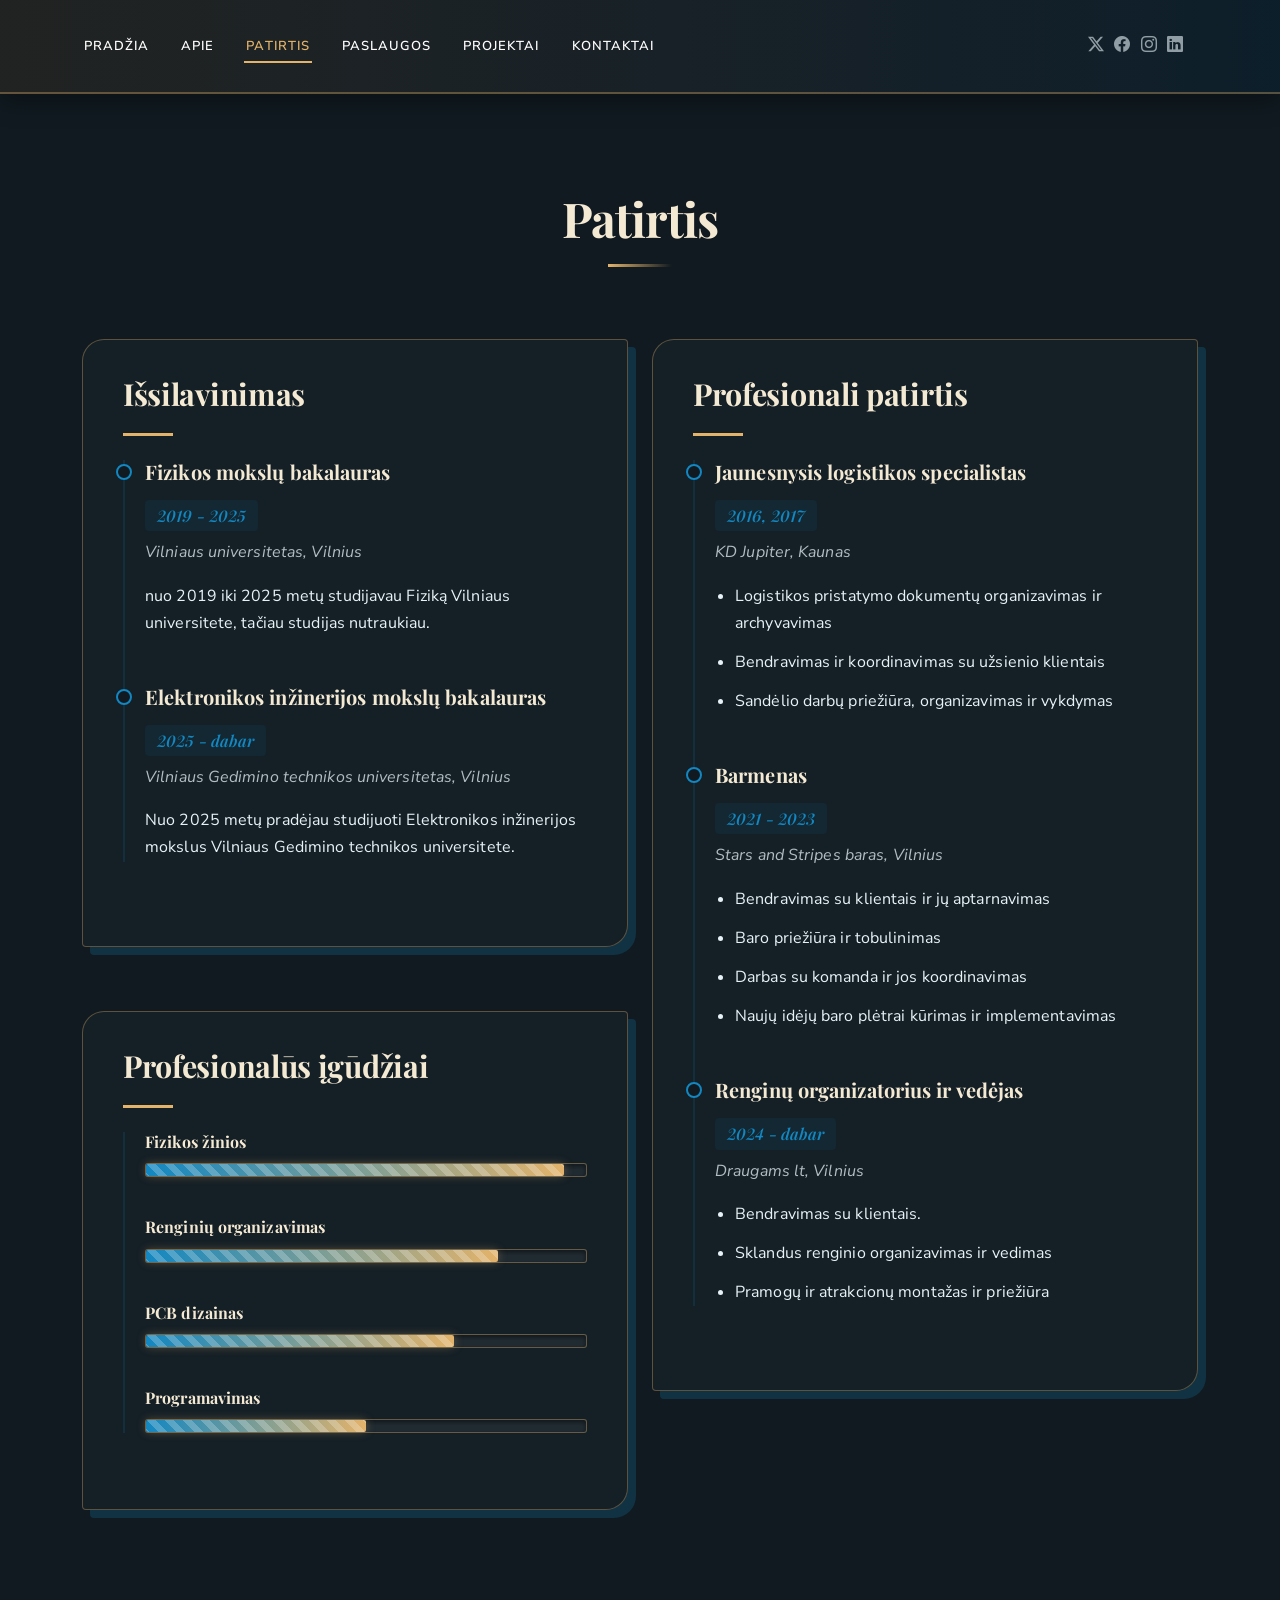
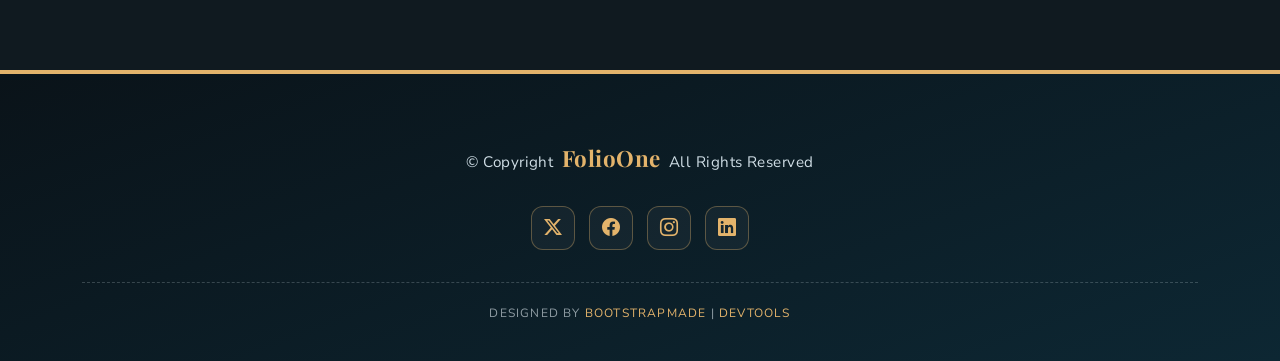
<file: resume.html>
<!DOCTYPE html>
<html lang="en">

<head>
  <meta charset="utf-8">
  <meta content="width=device-width, initial-scale=1.0" name="viewport">
  <title>Resume - FolioOne Bootstrap Template</title>
  <meta name="description" content="">
  <meta name="keywords" content="">

  <!-- Favicons -->
  <link href="assets/img/favicon.png" rel="icon">
  <link href="assets/img/apple-touch-icon.png" rel="apple-touch-icon">

  <!-- Fonts -->
  <link href="https://fonts.googleapis.com" rel="preconnect">
  <link href="https://fonts.gstatic.com" rel="preconnect" crossorigin>
  <link href="https://fonts.googleapis.com/css2?family=Roboto:ital,wght@0,100;0,300;0,400;0,500;0,700;0,900;1,100;1,300;1,400;1,500;1,700;1,900&family=Poppins:ital,wght@0,100;0,200;0,300;0,400;0,500;0,600;0,700;0,800;0,900;1,100;1,200;1,300;1,400;1,500;1,600;1,700;1,800;1,900&family=Raleway:ital,wght@0,100;0,200;0,300;0,400;0,500;0,600;0,700;0,800;0,900;1,100;1,200;1,300;1,400;1,500;1,600;1,700;1,800;1,900&display=swap" rel="stylesheet">

  <!-- Vendor CSS Files -->
  <link href="assets/vendor/bootstrap/css/bootstrap.min.css" rel="stylesheet">
  <link href="assets/vendor/bootstrap-icons/bootstrap-icons.css" rel="stylesheet">
  <link href="assets/vendor/aos/aos.css" rel="stylesheet">
  <link href="assets/vendor/swiper/swiper-bundle.min.css" rel="stylesheet">
  <link href="assets/vendor/glightbox/css/glightbox.min.css" rel="stylesheet">

  <!-- Main CSS File -->
  <link href="assets/css/main.css" rel="stylesheet">
  <link href="assets/css/custom.css" rel="stylesheet">

  <!-- =======================================================
  * Template Name: FolioOne
  * Template URL: https://bootstrapmade.com/folioone-bootstrap-portfolio-website-template/
  * Updated: Aug 23 2025 with Bootstrap v5.3.7
  * Author: BootstrapMade.com
  * License: https://bootstrapmade.com/license/
  ======================================================== -->
</head>

<body class="resume-page">

  <header id="header" class="header d-flex align-items-center light-background sticky-top">
    <div class="container position-relative d-flex align-items-center justify-content-between">

      <!-- <a href="index.html" class="logo d-flex align-items-center me-auto me-xl-0">
      <img src="assets/img/logo.webp" alt="">
      <h1 class="sitename">FolioOne</h1> 
    </a> -->

      <nav id="navmenu" class="navmenu">
        <ul>
          <li><a href="index.html">Pradžia</a></li>
          <li><a href="about.html">Apie</a></li>
          <li><a href="resume.html" class="active">Patirtis</a></li>
          <li><a href="services.html">Paslaugos</a></li>
          <li><a href="portfolio.html">Projektai</a></li>
          <li><a href="contact.html">Kontaktai</a></li>
        </ul>
        <i class="mobile-nav-toggle d-xl-none bi bi-list"></i>
      </nav>

      <div class="header-social-links">
        <a href="#" class="twitter"><i class="bi bi-twitter-x"></i></a>
        <a href="#" class="facebook"><i class="bi bi-facebook"></i></a>
        <a href="#" class="instagram"><i class="bi bi-instagram"></i></a>
        <a href="#" class="linkedin"><i class="bi bi-linkedin"></i></a>
      </div>

    </div>
  </header>

  <main class="main">

    <!-- Resume Section -->
    <section id="resume" class="resume section">

      <!-- Section Title -->
      <div class="container section-title" data-aos="fade-up">
        <h2>Patirtis</h2>
      </div><!-- End Section Title -->

      <div class="container" data-aos="fade-up" data-aos-delay="100">

        <div class="row">
          <div class="col-lg-6">

            <!-- Education Section -->
            <div class="resume-item" data-aos="fade-up">
              <h3 class="resume-title">Išsilavinimas</h3>

              <div class="resume-content">
                <article class="education-item">
                  <h4>Fizikos mokslų bakalauras</h4>
                  <h5>2019 - 2025</h5>
                  <p class="institution"><em>Vilniaus universitetas, Vilnius</em></p>
                  <p>nuo 2019 iki 2025 metų studijavau Fiziką Vilniaus universitete, tačiau studijas nutraukiau. </p>
                </article>

                <article class="education-item">
                  <h4>Elektronikos inžinerijos mokslų bakalauras</h4>
                  <h5>2025 - dabar</h5>
                  <p class="institution"><em>Vilniaus Gedimino technikos universitetas, Vilnius</em></p>
                  <p>Nuo 2025 metų pradėjau studijuoti Elektronikos inžinerijos mokslus Vilniaus Gedimino technikos universitete.</p>
                </article>
              </div>
            </div><!-- End Education Section -->

            <!-- Professional Skills Section -->
            <div class="resume-item skills-animation" data-aos="fade-up">
              <h3 class="resume-title">Profesionalūs įgūdžiai</h3>

              <div class="resume-content">
                <div class="skill-item">
                  <h4>Fizikos žinios</h4>
                  <div class="progress">
                    <div class="progress-bar" role="progressbar" aria-valuenow="95" aria-valuemin="0" aria-valuemax="100"></div>
                  </div>
                </div>

                <div class="skill-item">
                  <h4>Renginių organizavimas</h4>
                  <div class="progress">
                    <div class="progress-bar" role="progressbar" aria-valuenow="80" aria-valuemin="0" aria-valuemax="100"></div>
                  </div>
                </div>

                <div class="skill-item">
                  <h4>PCB dizainas</h4>
                  <div class="progress">
                    <div class="progress-bar" role="progressbar" aria-valuenow="70" aria-valuemin="0" aria-valuemax="100"></div>
                  </div>
                </div>

                <div class="skill-item">
                  <h4>Programavimas</h4>
                  <div class="progress">
                    <div class="progress-bar" role="progressbar" aria-valuenow="50" aria-valuemin="0" aria-valuemax="100"></div>
                  </div>
                </div>
              </div>
            </div><!-- End Professional Skills Section -->
          </div>

          <div class="col-lg-6">
            <!-- Experience Section -->
            <div class="resume-item" data-aos="fade-up" data-aos-delay="100">
              <h3 class="resume-title">Profesionali patirtis</h3>

              <div class="resume-content">
                <article class="experience-item">
                  <h4>Jaunesnysis logistikos specialistas</h4>
                  <h5>2016, 2017</h5>
                  <p class="company"><em>KD Jupiter, Kaunas</em></p>
                  <ul>
                    <li>Logistikos pristatymo dokumentų organizavimas ir archyvavimas</li>
                    <li>Bendravimas ir koordinavimas su užsienio klientais</li>
                    <li>Sandėlio darbų priežiūra, organizavimas ir vykdymas</li>
                  </ul>
                </article>

                <article class="experience-item">
                  <h4>Barmenas</h4>
                  <h5>2021 - 2023</h5>
                  <p class="company"><em>Stars and Stripes baras, Vilnius</em></p>
                  <ul>
                    <li>Bendravimas su klientais ir jų aptarnavimas</li>
                    <li>Baro priežiūra ir tobulinimas</li>
                    <li>Darbas su komanda ir jos koordinavimas</li>
                    <li>Naujų idėjų baro plėtrai kūrimas ir implementavimas</li>
                  </ul>
                </article>

                <article class="experience-item">
                  <h4>Renginų organizatorius ir vedėjas</h4>
                  <h5>2024 - dabar</h5>
                  <p class="company"><em>Draugams lt, Vilnius</em></p>
                  <ul>
                    <li>Bendravimas su klientais.</li>
                    <li>Sklandus renginio organizavimas ir vedimas</li>
                    <li>Pramogų ir atrakcionų montažas ir priežiūra</li>
                  </ul>
                </article>
              </div>
            </div><!-- End Experience Section -->
          </div>
        </div>

      </div>

    </section><!-- /Resume Section -->

  </main>

  <footer id="footer" class="footer">

    <div class="container">
      <div class="copyright text-center ">
        <p>© <span>Copyright</span> <strong class="px-1 sitename">FolioOne</strong> <span>All Rights Reserved<br></span></p>
      </div>
      <div class="social-links d-flex justify-content-center">
        <a href=""><i class="bi bi-twitter-x"></i></a>
        <a href=""><i class="bi bi-facebook"></i></a>
        <a href=""><i class="bi bi-instagram"></i></a>
        <a href=""><i class="bi bi-linkedin"></i></a>
      </div>
      <div class="credits">
        <!-- All the links in the footer should remain intact. -->
        <!-- You can delete the links only if you've purchased the pro version. -->
        <!-- Licensing information: https://bootstrapmade.com/license/ -->
        <!-- Purchase the pro version with working PHP/AJAX contact form: [buy-url] -->
        Designed by <a href="https://bootstrapmade.com/">BootstrapMade</a> | <a href="https://bootstrapmade.com/tools/">DevTools</a>
      </div>
    </div>

  </footer>

  <!-- Scroll Top -->
  <a href="#" id="scroll-top" class="scroll-top d-flex align-items-center justify-content-center"><i class="bi bi-arrow-up-short"></i></a>

  <!-- Preloader -->
  <div id="preloader"></div>

  <!-- Vendor JS Files -->
  <script src="assets/vendor/bootstrap/js/bootstrap.bundle.min.js"></script>
  <script src="assets/vendor/php-email-form/validate.js"></script>
  <script src="assets/vendor/aos/aos.js"></script>
  <script src="assets/vendor/typed.js/typed.umd.js"></script>
  <script src="assets/vendor/waypoints/noframework.waypoints.js"></script>
  <script src="assets/vendor/purecounter/purecounter_vanilla.js"></script>
  <script src="assets/vendor/swiper/swiper-bundle.min.js"></script>
  <script src="assets/vendor/imagesloaded/imagesloaded.pkgd.min.js"></script>
  <script src="assets/vendor/isotope-layout/isotope.pkgd.min.js"></script>
  <script src="assets/vendor/glightbox/js/glightbox.min.js"></script>

  <!-- Main JS File -->
  <script src="assets/js/main.js"></script>

</body>

</html>
</file>
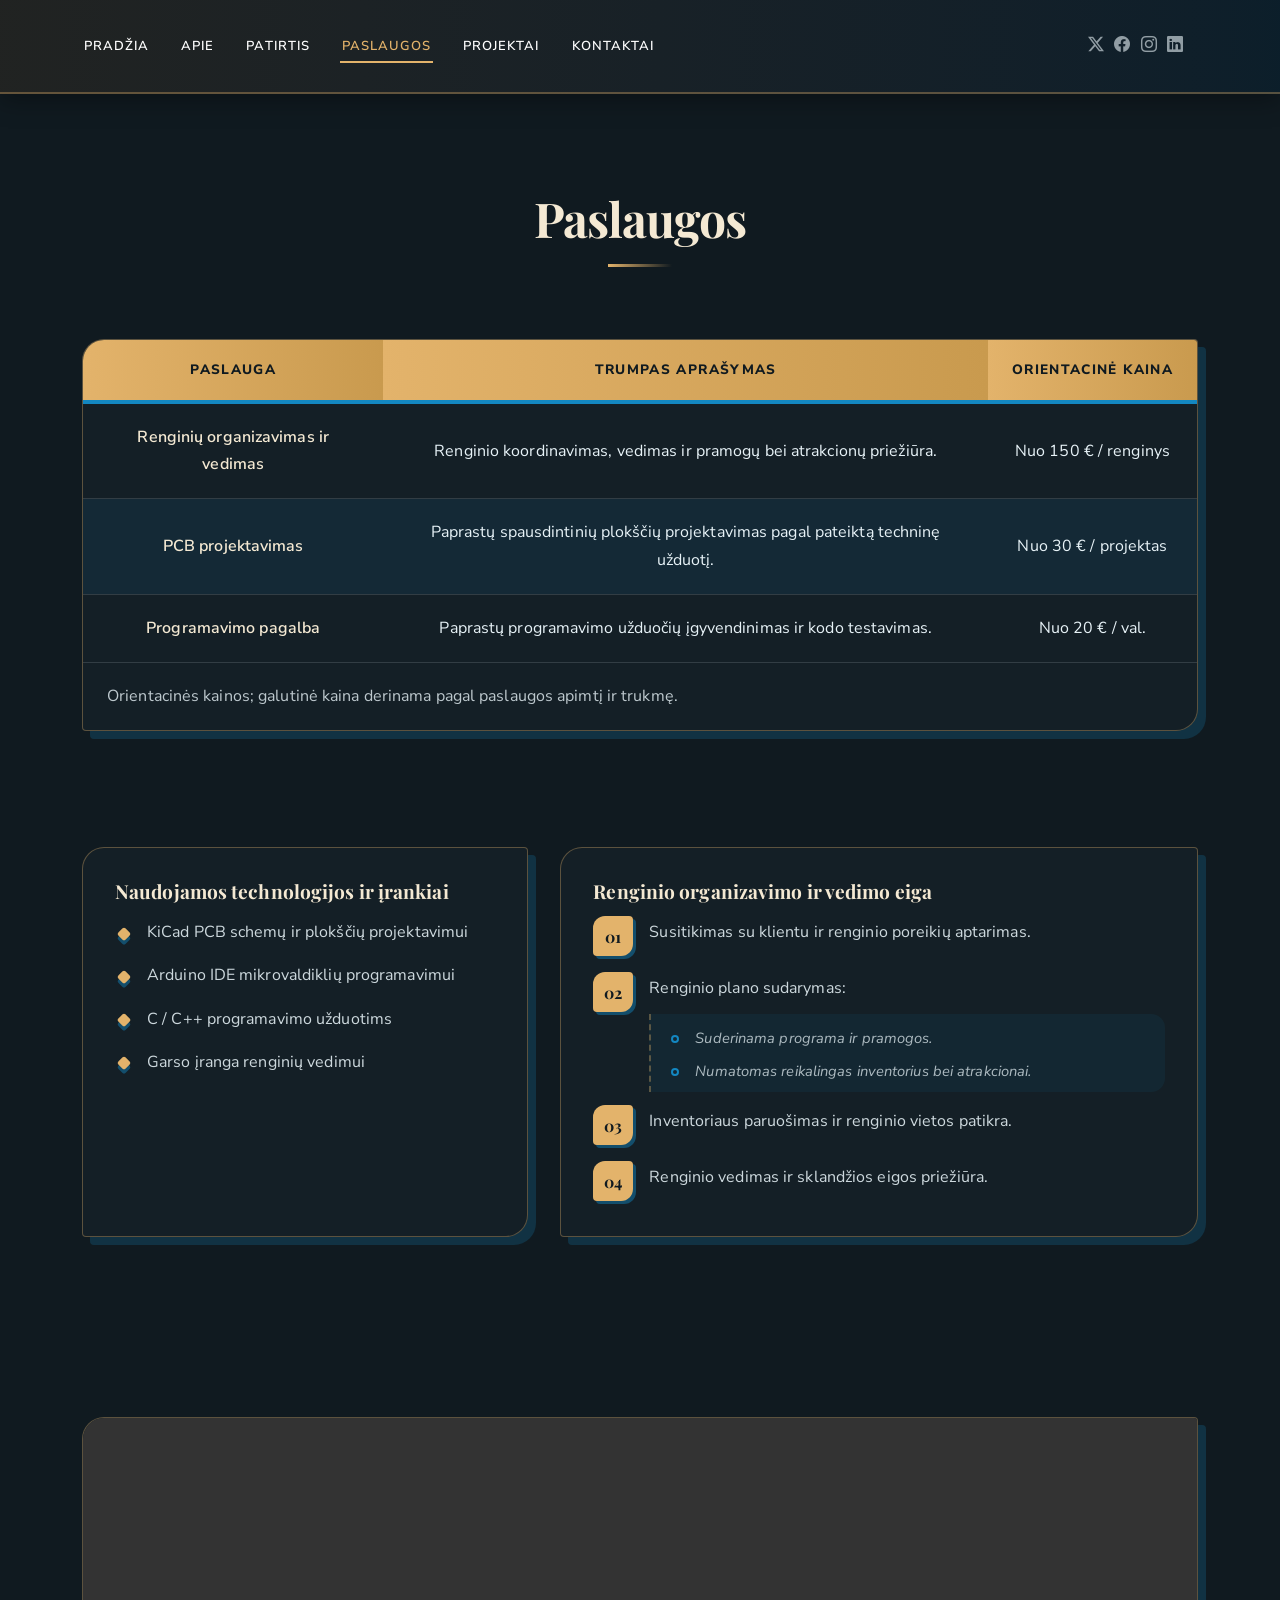
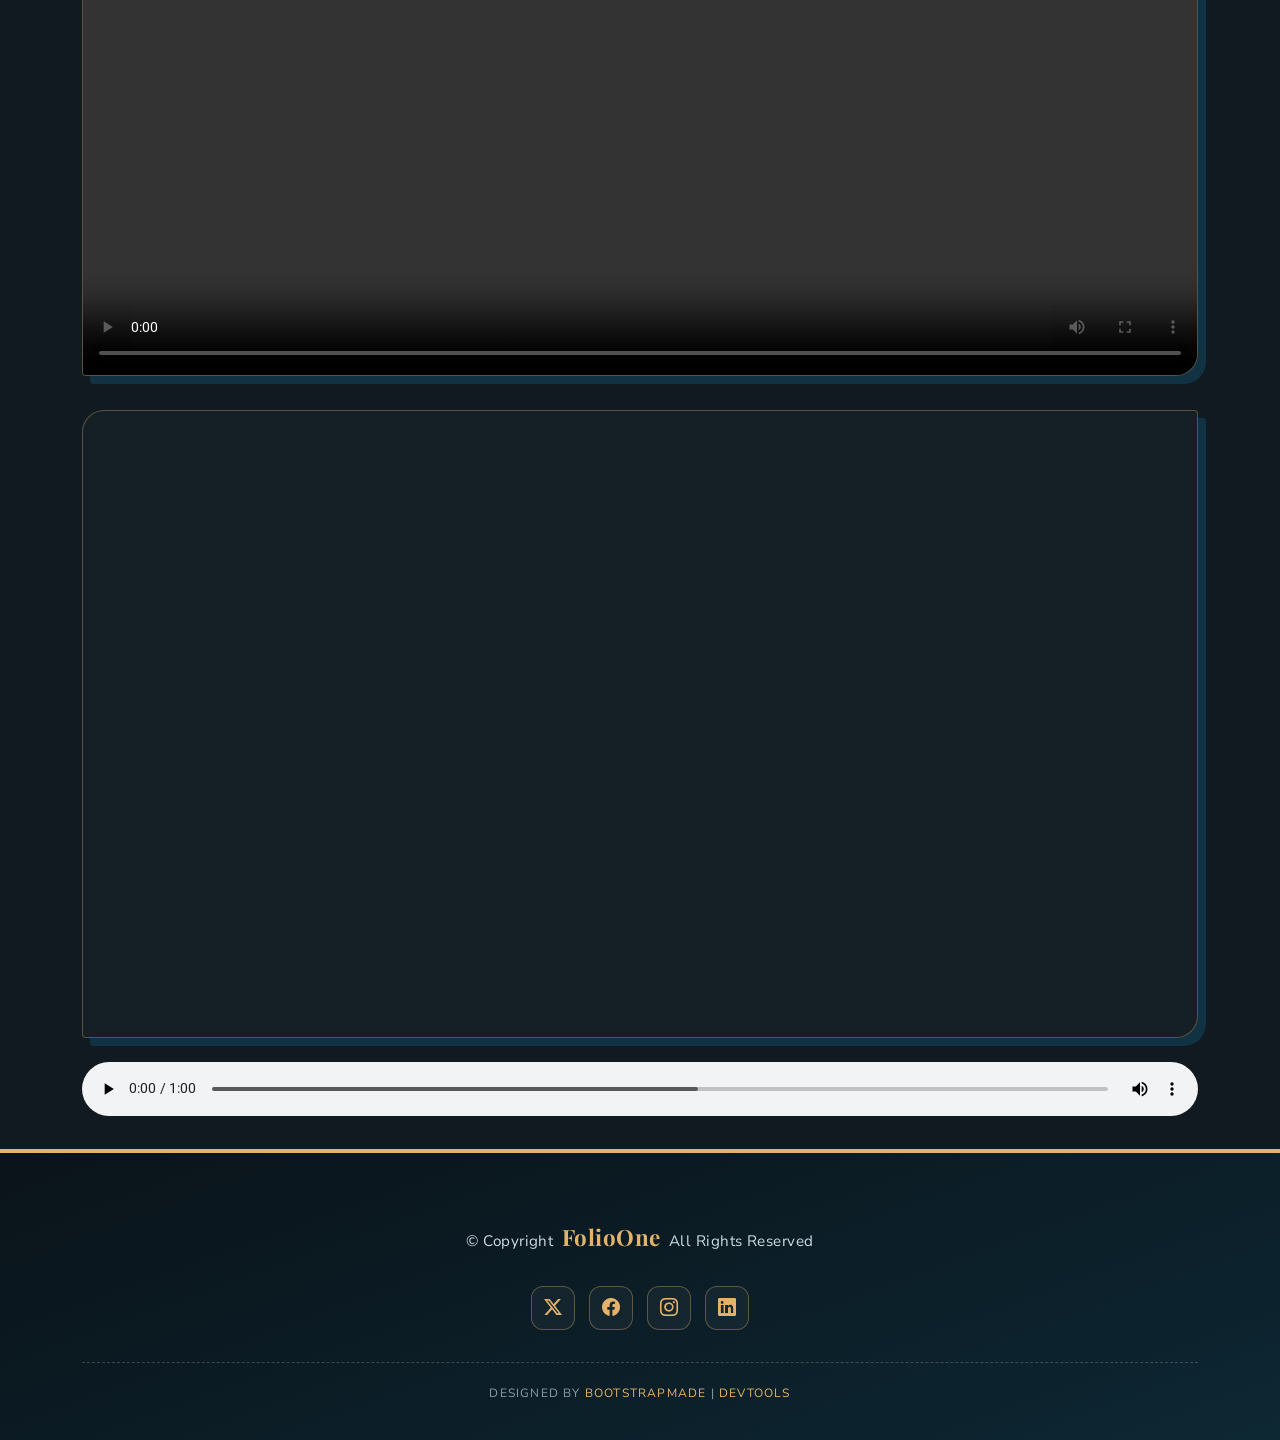
<file: services.html>
<!DOCTYPE html>
<html lang="en">

<head>
  <meta charset="utf-8">
  <meta content="width=device-width, initial-scale=1.0" name="viewport">
  <title>Services - FolioOne Bootstrap Template</title>
  <meta name="description" content="">
  <meta name="keywords" content="">

  <!-- Favicons -->
  <link href="assets/img/favicon.png" rel="icon">
  <link href="assets/img/apple-touch-icon.png" rel="apple-touch-icon">

  <!-- Fonts -->
  <link href="https://fonts.googleapis.com" rel="preconnect">
  <link href="https://fonts.gstatic.com" rel="preconnect" crossorigin>
  <link href="https://fonts.googleapis.com/css2?family=Roboto:ital,wght@0,100;0,300;0,400;0,500;0,700;0,900;1,100;1,300;1,400;1,500;1,700;1,900&family=Poppins:ital,wght@0,100;0,200;0,300;0,400;0,500;0,600;0,700;0,800;0,900;1,100;1,200;1,300;1,400;1,500;1,600;1,700;1,800;1,900&family=Raleway:ital,wght@0,100;0,200;0,300;0,400;0,500;0,600;0,700;0,800;0,900;1,100;1,200;1,300;1,400;1,500;1,600;1,700;1,800;1,900&display=swap" rel="stylesheet">

  <!-- Vendor CSS Files -->
  <link href="assets/vendor/bootstrap/css/bootstrap.min.css" rel="stylesheet">
  <link href="assets/vendor/bootstrap-icons/bootstrap-icons.css" rel="stylesheet">
  <link href="assets/vendor/aos/aos.css" rel="stylesheet">
  <link href="assets/vendor/swiper/swiper-bundle.min.css" rel="stylesheet">
  <link href="assets/vendor/glightbox/css/glightbox.min.css" rel="stylesheet">

  <!-- Main CSS File -->
  <link href="assets/css/main.css" rel="stylesheet">
  <link href="assets/css/custom.css" rel="stylesheet">

  <!-- =======================================================
  * Template Name: FolioOne
  * Template URL: https://bootstrapmade.com/folioone-bootstrap-portfolio-website-template/
  * Updated: Aug 23 2025 with Bootstrap v5.3.7
  * Author: BootstrapMade.com
  * License: https://bootstrapmade.com/license/
  ======================================================== -->
</head>

<body class="services-page">

  <header id="header" class="header d-flex align-items-center light-background sticky-top">
    <div class="container position-relative d-flex align-items-center justify-content-between">

      <!-- <a href="index.html" class="logo d-flex align-items-center me-auto me-xl-0">
      <img src="assets/img/logo.webp" alt="">
      <h1 class="sitename">FolioOne</h1> 
    </a> -->

      <nav id="navmenu" class="navmenu">
        <ul>
          <li><a href="index.html">Pradžia</a></li>
          <li><a href="about.html">Apie</a></li>
          <li><a href="resume.html">Patirtis</a></li>
          <li><a href="services.html" class="active">Paslaugos</a></li>
          <li><a href="portfolio.html">Projektai</a></li>
          <li><a href="contact.html">Kontaktai</a></li>
        </ul>
        <i class="mobile-nav-toggle d-xl-none bi bi-list"></i>
      </nav>

      <div class="header-social-links">
        <a href="#" class="twitter"><i class="bi bi-twitter-x"></i></a>
        <a href="#" class="facebook"><i class="bi bi-facebook"></i></a>
        <a href="#" class="instagram"><i class="bi bi-instagram"></i></a>
        <a href="#" class="linkedin"><i class="bi bi-linkedin"></i></a>
      </div>

    </div>
  </header>

  <main class="main">

    <!-- Services Section -->
    <section id="services" class="services section">

      <!-- Section Title -->
      <div class="container section-title" data-aos="fade-up">
        <h2>Paslaugos</h2>
      </div><!-- End Section Title -->

      <div class="container" data-aos="fade-up" data-aos-delay="100">

        <div class="table-responsive">
          <table class="table align-middle services-table">
            <thead>
              <tr>
                <th scope="col">Paslauga</th>
                <th scope="col">Trumpas aprašymas</th>
                <th scope="col">Orientacinė kaina</th>
              </tr>
            </thead>
            <tbody>
              <tr>
                <th scope="row">Renginių organizavimas ir vedimas</th>
                <td>Renginio koordinavimas, vedimas ir pramogų bei atrakcionų priežiūra.</td>
                <td>Nuo 150 € / renginys</td>
              </tr>
              <tr>
                <th scope="row">PCB projektavimas</th>
                <td>Paprastų spausdintinių plokščių projektavimas pagal pateiktą techninę užduotį.</td>
                <td>Nuo 30 € / projektas</td>
              </tr>
              <tr>
                <th scope="row">Programavimo pagalba</th>
                <td>Paprastų programavimo užduočių įgyvendinimas ir kodo testavimas.</td>
                <td>Nuo 20 € / val.</td>
              </tr>
            </tbody>
          </table>
          <p class="service-pricing-note mb-0">Orientacinės kainos; galutinė kaina derinama pagal paslaugos apimtį ir trukmę.</p>
        </div>

        <div class="service-lists row g-4 mt-4">
          <section class="col-lg-5" aria-labelledby="service-tools-title">
            <div class="service-list-panel h-100">
              <h3 id="service-tools-title">Naudojamos technologijos ir įrankiai</h3>
              <ul>
                <li>KiCad PCB schemų ir plokščių projektavimui</li>
                <li>Arduino IDE mikrovaldiklių programavimui</li>
                <li>C / C++ programavimo užduotims</li>
                <li>Garso įranga renginių vedimui</li>
              </ul>
            </div>
          </section>
          <section class="col-lg-7" aria-labelledby="event-steps-title">
            <div class="service-list-panel h-100">
              <h3 id="event-steps-title">Renginio organizavimo ir vedimo eiga</h3>
              <ol>
                <li>Susitikimas su klientu ir renginio poreikių aptarimas.</li>
                <li>Renginio plano sudarymas:
                  <ul>
                    <li>Suderinama programa ir pramogos.</li>
                    <li>Numatomas reikalingas inventorius bei atrakcionai.</li>
                  </ul>
                </li>
                <li>Inventoriaus paruošimas ir renginio vietos patikra.</li>
                <li>Renginio vedimas ir sklandžios eigos priežiūra.</li>
              </ol>
            </div>
          </section>
        </div>

      </div>

    </section><!-- /Services Section -->

    <section class="container py-4" aria-label="Multimedija">
      <div class="row g-4">
        <div class="col-12">
          <video class="w-100" controls preload="metadata">
            <source src="assets/media/Video.mp4" type="video/mp4">
            Jūsų naršyklė nepalaiko vaizdo įrašo.
          </video>
        </div>
        <div class="col-12">
          <div class="ratio ratio-16x9">
            <iframe src="https://www.youtube.com/embed/BoUVIhtqjAw" title="YouTube vaizdo įrašas" allow="accelerometer; autoplay; clipboard-write; encrypted-media; gyroscope; picture-in-picture; web-share" referrerpolicy="strict-origin-when-cross-origin" allowfullscreen></iframe>
          </div>
        </div>
        <div class="col-12">
          <audio class="w-100" controls preload="metadata">
            <source src="assets/media/Clock.mp3" type="audio/mpeg">
            Jūsų naršyklė nepalaiko garso įrašo.
          </audio>
        </div>
      </div>
    </section>

  </main>

  <footer id="footer" class="footer">

    <div class="container">
      <div class="copyright text-center ">
        <p>© <span>Copyright</span> <strong class="px-1 sitename">FolioOne</strong> <span>All Rights Reserved<br></span></p>
      </div>
      <div class="social-links d-flex justify-content-center">
        <a href=""><i class="bi bi-twitter-x"></i></a>
        <a href=""><i class="bi bi-facebook"></i></a>
        <a href=""><i class="bi bi-instagram"></i></a>
        <a href=""><i class="bi bi-linkedin"></i></a>
      </div>
      <div class="credits">
        <!-- All the links in the footer should remain intact. -->
        <!-- You can delete the links only if you've purchased the pro version. -->
        <!-- Licensing information: https://bootstrapmade.com/license/ -->
        <!-- Purchase the pro version with working PHP/AJAX contact form: [buy-url] -->
        Designed by <a href="https://bootstrapmade.com/">BootstrapMade</a> | <a href="https://bootstrapmade.com/tools/">DevTools</a>
      </div>
    </div>

  </footer>

  <!-- Scroll Top -->
  <a href="#" id="scroll-top" class="scroll-top d-flex align-items-center justify-content-center"><i class="bi bi-arrow-up-short"></i></a>

  <!-- Preloader -->
  <div id="preloader"></div>

  <!-- Vendor JS Files -->
  <script src="assets/vendor/bootstrap/js/bootstrap.bundle.min.js"></script>
  <script src="assets/vendor/php-email-form/validate.js"></script>
  <script src="assets/vendor/aos/aos.js"></script>
  <script src="assets/vendor/typed.js/typed.umd.js"></script>
  <script src="assets/vendor/waypoints/noframework.waypoints.js"></script>
  <script src="assets/vendor/purecounter/purecounter_vanilla.js"></script>
  <script src="assets/vendor/swiper/swiper-bundle.min.js"></script>
  <script src="assets/vendor/imagesloaded/imagesloaded.pkgd.min.js"></script>
  <script src="assets/vendor/isotope-layout/isotope.pkgd.min.js"></script>
  <script src="assets/vendor/glightbox/js/glightbox.min.js"></script>

  <!-- Main JS File -->
  <script src="assets/js/main.js"></script>

</body>

</html>
</file>
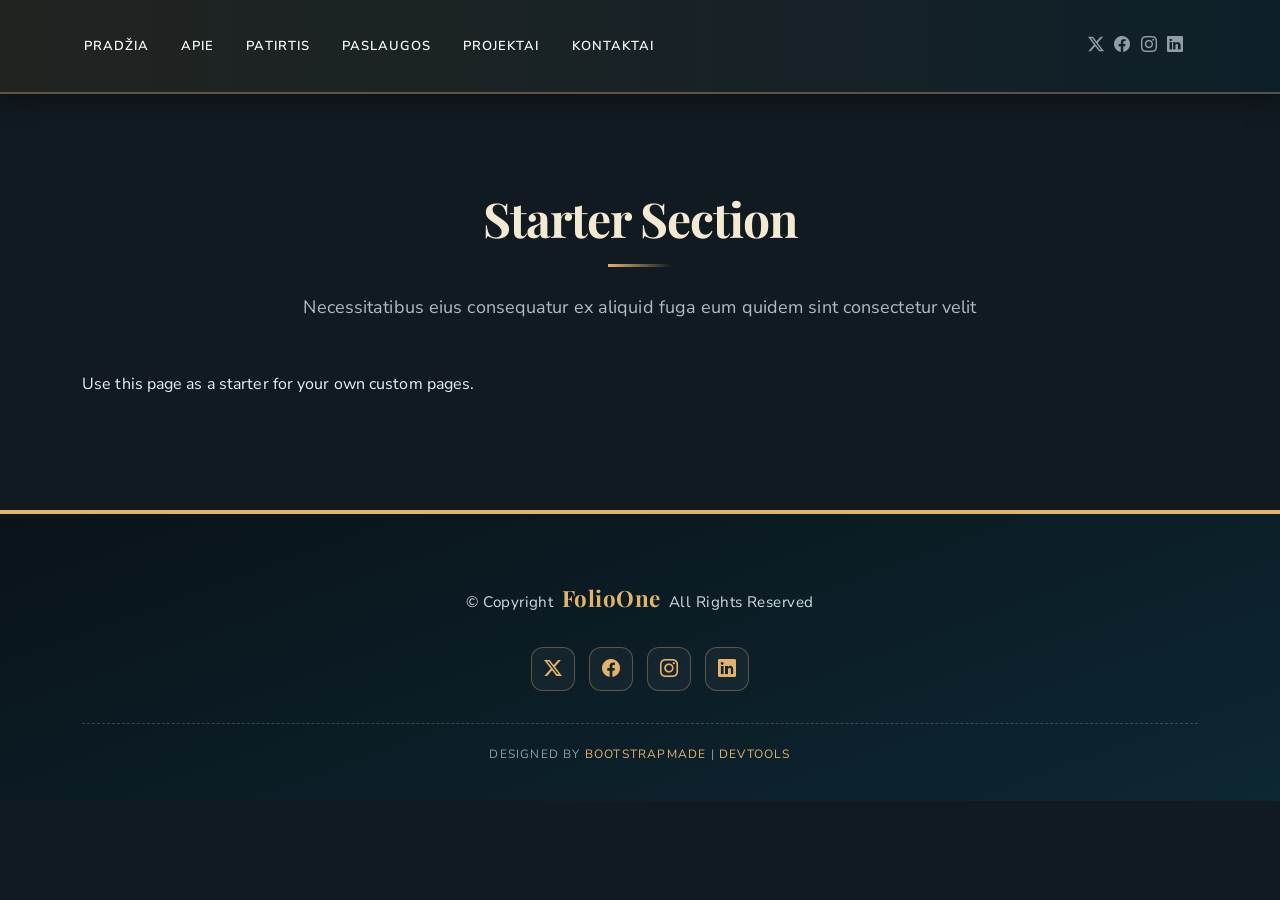
<file: starter-page.html>
<!DOCTYPE html>
<html lang="en">

<head>
  <meta charset="utf-8">
  <meta content="width=device-width, initial-scale=1.0" name="viewport">
  <title>Starter Page - FolioOne Bootstrap Template</title>
  <meta name="description" content="">
  <meta name="keywords" content="">

  <!-- Favicons -->
  <link href="assets/img/favicon.png" rel="icon">
  <link href="assets/img/apple-touch-icon.png" rel="apple-touch-icon">

  <!-- Fonts -->
  <link href="https://fonts.googleapis.com" rel="preconnect">
  <link href="https://fonts.gstatic.com" rel="preconnect" crossorigin>
  <link href="https://fonts.googleapis.com/css2?family=Roboto:ital,wght@0,100;0,300;0,400;0,500;0,700;0,900;1,100;1,300;1,400;1,500;1,700;1,900&family=Poppins:ital,wght@0,100;0,200;0,300;0,400;0,500;0,600;0,700;0,800;0,900;1,100;1,200;1,300;1,400;1,500;1,600;1,700;1,800;1,900&family=Raleway:ital,wght@0,100;0,200;0,300;0,400;0,500;0,600;0,700;0,800;0,900;1,100;1,200;1,300;1,400;1,500;1,600;1,700;1,800;1,900&display=swap" rel="stylesheet">

  <!-- Vendor CSS Files -->
  <link href="assets/vendor/bootstrap/css/bootstrap.min.css" rel="stylesheet">
  <link href="assets/vendor/bootstrap-icons/bootstrap-icons.css" rel="stylesheet">
  <link href="assets/vendor/aos/aos.css" rel="stylesheet">
  <link href="assets/vendor/swiper/swiper-bundle.min.css" rel="stylesheet">
  <link href="assets/vendor/glightbox/css/glightbox.min.css" rel="stylesheet">

  <!-- Main CSS File -->
  <link href="assets/css/main.css" rel="stylesheet">
  <link href="assets/css/custom.css" rel="stylesheet">

  <!-- =======================================================
  * Template Name: FolioOne
  * Template URL: https://bootstrapmade.com/folioone-bootstrap-portfolio-website-template/
  * Updated: Aug 23 2025 with Bootstrap v5.3.7
  * Author: BootstrapMade.com
  * License: https://bootstrapmade.com/license/
  ======================================================== -->
</head>

<body class="starter-page-page">

  <header id="header" class="header d-flex align-items-center light-background sticky-top">
    <div class="container position-relative d-flex align-items-center justify-content-between">

      <!-- <a href="index.html" class="logo d-flex align-items-center me-auto me-xl-0">
      <img src="assets/img/logo.webp" alt="">
      <h1 class="sitename">FolioOne</h1> 
    </a> -->

      <nav id="navmenu" class="navmenu">
        <ul>
          <li><a href="index.html">Pradžia</a></li>
          <li><a href="about.html">Apie</a></li>
          <li><a href="resume.html">Patirtis</a></li>
          <li><a href="services.html">Paslaugos</a></li>
          <li><a href="portfolio.html">Projektai</a></li>
          <li><a href="contact.html">Kontaktai</a></li>
        </ul>
        <i class="mobile-nav-toggle d-xl-none bi bi-list"></i>
      </nav>

      <div class="header-social-links">
        <a href="#" class="twitter"><i class="bi bi-twitter-x"></i></a>
        <a href="#" class="facebook"><i class="bi bi-facebook"></i></a>
        <a href="#" class="instagram"><i class="bi bi-instagram"></i></a>
        <a href="#" class="linkedin"><i class="bi bi-linkedin"></i></a>
      </div>

    </div>
  </header>

  <main class="main">

    <!-- Starter Section Section -->
    <section id="starter-section" class="starter-section section">

      <!-- Section Title -->
      <div class="container section-title" data-aos="fade-up">
        <h2>Starter Section</h2>
        <p>Necessitatibus eius consequatur ex aliquid fuga eum quidem sint consectetur velit</p>
      </div><!-- End Section Title -->

      <div class="container" data-aos="fade-up">
        <p>Use this page as a starter for your own custom pages.</p>
      </div>

    </section><!-- /Starter Section Section -->

  </main>

  <footer id="footer" class="footer">

    <div class="container">
      <div class="copyright text-center ">
        <p>© <span>Copyright</span> <strong class="px-1 sitename">FolioOne</strong> <span>All Rights Reserved<br></span></p>
      </div>
      <div class="social-links d-flex justify-content-center">
        <a href=""><i class="bi bi-twitter-x"></i></a>
        <a href=""><i class="bi bi-facebook"></i></a>
        <a href=""><i class="bi bi-instagram"></i></a>
        <a href=""><i class="bi bi-linkedin"></i></a>
      </div>
      <div class="credits">
        <!-- All the links in the footer should remain intact. -->
        <!-- You can delete the links only if you've purchased the pro version. -->
        <!-- Licensing information: https://bootstrapmade.com/license/ -->
        <!-- Purchase the pro version with working PHP/AJAX contact form: [buy-url] -->
        Designed by <a href="https://bootstrapmade.com/">BootstrapMade</a> | <a href="https://bootstrapmade.com/tools/">DevTools</a>
      </div>
    </div>

  </footer>

  <!-- Scroll Top -->
  <a href="#" id="scroll-top" class="scroll-top d-flex align-items-center justify-content-center"><i class="bi bi-arrow-up-short"></i></a>

  <!-- Preloader -->
  <div id="preloader"></div>

  <!-- Vendor JS Files -->
  <script src="assets/vendor/bootstrap/js/bootstrap.bundle.min.js"></script>
  <script src="assets/vendor/php-email-form/validate.js"></script>
  <script src="assets/vendor/aos/aos.js"></script>
  <script src="assets/vendor/typed.js/typed.umd.js"></script>
  <script src="assets/vendor/waypoints/noframework.waypoints.js"></script>
  <script src="assets/vendor/purecounter/purecounter_vanilla.js"></script>
  <script src="assets/vendor/swiper/swiper-bundle.min.js"></script>
  <script src="assets/vendor/imagesloaded/imagesloaded.pkgd.min.js"></script>
  <script src="assets/vendor/isotope-layout/isotope.pkgd.min.js"></script>
  <script src="assets/vendor/glightbox/js/glightbox.min.js"></script>

  <!-- Main JS File -->
  <script src="assets/js/main.js"></script>

</body>

</html>
</file>
<file: assets/css/custom.css>
/**
 * custom.css – load AFTER main.css
 *
 * TASK 2  typography (site font, h1-h6, footer)
 * TASK 3  buttons (:hover, :active) + links
 * TASK 4  spacing between sections + content-block borders/radius/shadow
 * TASK 5  two restyled components: navigation bar + progress bars
 * LISTS   Services page lists (counters, ::before markers, nested list)
 * TABLE   Services page table (header row, zebra + hover, padding, centring)
 */

@import url("https://fonts.googleapis.com/css2?family=Nunito+Sans:wght@400..800&family=Playfair+Display:ital,wght@0,400..800;1,400..800&display=swap");

:root {
  --default-font: "Nunito Sans", system-ui, -apple-system, "Segoe UI", Arial, sans-serif;
  --nav-font: var(--default-font);
  --heading-font: "Playfair Display", Georgia, serif;
  --heading-color: #f4e9d3;
  --sub-color: #9fd3ee;
  --hl: #e3b36b;
  --hl-hover: #f2cd8f;
  --hl-active: #c99a4e;
  --dark: #101a20;
  --hl-line: color-mix(in srgb, var(--hl), transparent 65%);
  --nav-hover-color: var(--hl);
  --nav-dropdown-hover-color: var(--hl);
  --block-radius: 22px 4px 22px 4px;
  --block-border: 1px solid var(--hl-line);
  --sh-sm: 3px 3px 0 color-mix(in srgb, var(--accent-color), transparent 55%);
  --block-shadow: 8px 8px 0 color-mix(in srgb, var(--accent-color), transparent 78%);
  --block-shadow-hover: 11px 11px 0 color-mix(in srgb, var(--accent-color), transparent 62%);
}

/* ===== TASK 2: typography – site font, headings h1-h6, footer ===== */
body {
  font-family: var(--default-font);
  line-height: 1.7;
  letter-spacing: 0.1px;
  -webkit-font-smoothing: antialiased;
}

h1,
h2,
h3,
h4,
h5,
h6 {
  font-family: var(--heading-font);
  line-height: 1.2;
  font-variant-numeric: lining-nums;
}

h1 {
  font-size: clamp(2.25rem, 4.5vw, 3.25rem);
  font-weight: 800;
  letter-spacing: -0.02em;
}

h2 {
  font-size: clamp(1.85rem, 3.5vw, 2.5rem);
  font-weight: 700;
  letter-spacing: -0.015em;
}

h3 {
  font-size: 1.65rem;
  font-weight: 700;
  color: var(--sub-color);
}

h4 {
  font-size: 1.35rem;
  font-weight: 600;
  color: var(--sub-color);
}

h5 {
  font-size: 1.1rem;
  font-weight: 600;
  font-style: italic;
  color: var(--hl);
}

h6 {
  font-size: 0.8rem;
  font-weight: 700;
  letter-spacing: 0.16em;
  text-transform: uppercase;
  color: var(--hl);
}

/* headings inside sections (main.css section rules would otherwise win) */
.section-title h2 {
  font-size: clamp(2.2rem, 4vw, 3rem);
  font-weight: 700;
  letter-spacing: -0.02em;
}

.section-title h2::after {
  content: "";
  display: block;
  width: 64px;
  height: 3px;
  margin: 1rem auto 0;
  background: linear-gradient(90deg, var(--hl), transparent);
}

.hero .hero-content h1 {
  font-size: clamp(2.5rem, 5vw, 3.9rem);
  font-weight: 800;
  line-height: 1.1;
  letter-spacing: -0.03em;
}

.hero .hero-content h1 .highlight {
  color: var(--hl);
  font-style: italic;
}

.hero .hero-content h1 .highlight::after {
  background: var(--hl);
}

.hero .hero-content h2 {
  font-size: clamp(1.25rem, 2.5vw, 1.6rem);
  font-weight: 500;
  font-style: italic;
  color: var(--sub-color);
}

.about .intro-content .headline {
  font-weight: 600;
  letter-spacing: -0.01em;
}

.skills .skill-box h3,
.resume .resume-item article h4,
.resume .skill-item h4 {
  font-weight: 700;
}

.resume .resume-item .resume-title {
  font-size: 1.9rem;
  letter-spacing: -0.01em;
}

.resume .resume-item .resume-title::after {
  background: var(--hl);
}

/* footer */
.footer {
  padding: 64px 0 36px;
  font-size: 15px;
  line-height: 1.8;
  letter-spacing: 0.2px;
  text-align: center;
  color: #cfdde5;
  background: linear-gradient(160deg, #0a1319, #0d2733);
  border-top: 4px solid var(--hl);
}

.footer .copyright p {
  font-size: 0.95rem;
  letter-spacing: 0.03em;
}

.footer .sitename {
  font-family: var(--heading-font);
  font-size: 1.4rem;
  font-weight: 700;
  color: var(--hl);
}

.footer .credits {
  margin-top: 32px;
  padding-top: 20px;
  font-size: 12px;
  letter-spacing: 0.1em;
  text-transform: uppercase;
  color: color-mix(in srgb, var(--default-color), transparent 40%);
  border-top: 1px dashed color-mix(in srgb, var(--default-color), transparent 80%);
}

.footer .social-links {
  margin-top: 28px;
}

.footer .social-links a {
  width: 44px;
  height: 44px;
  margin: 0 7px;
  font-size: 18px;
}

/* ===== TASK 3a: buttons (:hover, :active) – square amber buttons with a "pressable" offset shadow ===== */
:is(
  .hero .hero-actions .btn.btn-primary,
  .hero .hero-actions .btn.btn-outline,
  .portfolio .btn-primary,
  .contact .contact-form .btn,
  .about .intro-content .cta-group .btn-ghost
),
:is(
  .hero .hero-actions .btn.btn-primary,
  .hero .hero-actions .btn.btn-outline,
  .portfolio .btn-primary,
  .contact .contact-form .btn,
  .about .intro-content .cta-group .btn-ghost
):hover,
:is(
  .hero .hero-actions .btn.btn-primary,
  .hero .hero-actions .btn.btn-outline,
  .portfolio .btn-primary,
  .contact .contact-form .btn,
  .about .intro-content .cta-group .btn-ghost
):active,
.about .intro-content .cta-group .btn-ghost:focus {
  font: 800 0.85rem/1.5 var(--nav-font);
  letter-spacing: 0.09em;
  text-transform: uppercase;
  padding: 13px 30px;
  border-radius: 2px;
  outline: none;
  color: var(--fg);
  background: var(--bg);
  border: 2px solid var(--bd);
  box-shadow: var(--sh);
  transform: var(--tf);
  transition:
    transform 0.15s,
    box-shadow 0.15s,
    background-color 0.2s,
    color 0.2s;
}

.btn-primary,
.contact .btn {
  --bg: var(--hl);
  --fg: var(--dark);
  --bd: var(--hl);
  --sh: 5px 5px 0 var(--accent-color);
  --tf: none;
}

.btn-primary:hover,
.contact .btn:hover {
  --bg: var(--hl-hover);
  --bd: var(--hl-hover);
  --tf: translate(-2px, -2px);
  --sh: 7px 7px 0 var(--accent-color);
}

.btn-primary:active,
.contact .btn:active {
  --bg: var(--hl-active);
  --bd: var(--hl-active);
  --tf: translate(4px, 4px);
  --sh: 1px 1px 0 var(--accent-color);
}

.btn-outline,
.btn-ghost {
  --bg: transparent;
  --fg: var(--hl);
  --bd: var(--hl);
  --sh: 5px 5px 0 color-mix(in srgb, var(--hl), transparent 72%);
  --tf: none;
}

.btn-outline:hover,
.btn-ghost:hover,
.btn-ghost:focus {
  --bg: var(--hl);
  --fg: var(--dark);
  --tf: translate(-2px, -2px);
  --sh: 7px 7px 0 var(--accent-color);
}

.btn-outline:active,
.btn-ghost:active {
  --bg: var(--hl-active);
  --bd: var(--hl-active);
  --fg: var(--dark);
  --tf: translate(4px, 4px);
  --sh: 1px 1px 0 var(--accent-color);
}

:is(
  .hero .hero-actions .btn.btn-primary,
  .hero .hero-actions .btn.btn-outline,
  .portfolio .btn-primary,
  .contact .contact-form .btn,
  .about .intro-content .cta-group .btn-ghost
):focus-visible {
  outline: 3px solid #fff;
  outline-offset: 4px;
}

/* scroll-to-top button (visibility is still controlled by main.css/JS) */
.scroll-top {
  border-radius: 12px;
  background-color: var(--hl);
  box-shadow: var(--sh-sm);
}

.scroll-top i {
  color: var(--dark);
}

.scroll-top:hover {
  background-color: var(--hl-hover);
  transform: translateY(-3px);
  box-shadow: 5px 5px 0 var(--accent-color);
}

.scroll-top:active {
  background-color: var(--hl-active);
  transform: translateY(1px);
  box-shadow: 1px 1px 0 var(--accent-color);
}

/* portfolio filter buttons + image icon buttons */
.portfolio .portfolio-filters li {
  padding: 9px 22px;
  font-size: 0.8rem;
  font-weight: 700;
  letter-spacing: 0.08em;
  text-transform: uppercase;
  border-radius: 2px;
  color: var(--hl);
  background: transparent;
  border: 1px solid var(--hl-line);
}

.portfolio .portfolio-filters li:hover {
  color: var(--hl-hover);
  background: color-mix(in srgb, var(--hl), transparent 85%);
  border-color: var(--hl);
  transform: translateY(-2px);
}

.portfolio .portfolio-filters li:active {
  transform: translateY(1px);
}

.portfolio .portfolio-filters li.filter-active {
  color: var(--dark);
  background: var(--hl);
  border-color: var(--hl);
}

.portfolio .portfolio-card .portfolio-img .portfolio-overlay a {
  border-radius: 10px;
  color: var(--dark);
  background: var(--hl);
  box-shadow: var(--sh-sm);
}

.portfolio .portfolio-card .portfolio-img .portfolio-overlay a:hover {
  background: var(--hl-hover);
  transform: translateY(-5px);
  box-shadow: 4px 8px 0 var(--accent-color);
}

.portfolio .portfolio-card .portfolio-img .portfolio-overlay a:active {
  background: var(--hl-active);
  transform: none;
  box-shadow: 1px 1px 0 var(--accent-color);
}

/* ===== TASK 3b: links – amber, white on hover, dark amber on :active ===== */
a {
  color: var(--hl);
}

a:hover {
  color: #fff;
}

a:active {
  color: var(--hl-active);
}

a:focus-visible {
  outline: 2px dashed var(--hl);
  outline-offset: 3px;
}

.navmenu a,
.navmenu a:focus {
  letter-spacing: 0.08em;
  text-transform: uppercase;
}

.navmenu a:active {
  color: #fff;
}

@media (min-width: 1200px) {
  .navmenu a,
  .navmenu a:focus {
    font-size: 13px;
    font-weight: 600;
  }

  .navmenu a:hover:before,
  .navmenu li:hover > a:before,
  .navmenu .active:before {
    width: 100%;
  }
}

.header .header-social-links a:hover {
  color: var(--hl);
  transform: translateY(-2px);
}

.header .header-social-links a:active {
  color: var(--hl-active);
  transform: none;
}

.hero .social-links a,
.footer .social-links a {
  border-radius: 12px;
  color: var(--hl);
  background: rgba(255, 255, 255, 0.04);
  border: 1px solid var(--hl-line);
}

.hero .social-links a:hover,
.footer .social-links a:hover {
  color: var(--dark);
  background: var(--hl);
  border-color: var(--hl);
  transform: translateY(-3px);
  box-shadow: 4px 4px 0 var(--accent-color);
}

.hero .social-links a:active,
.footer .social-links a:active {
  background: var(--hl-active);
  transform: none;
  box-shadow: 1px 1px 0 var(--accent-color);
}

.about .intro-content .cta-group .link-underline {
  color: var(--hl);
  font-size: 0.85rem;
  font-weight: 700;
  letter-spacing: 0.08em;
  text-transform: uppercase;
}

.about .intro-content .cta-group .link-underline::after {
  height: 2px;
  background: var(--hl);
  transform: scaleX(0.3);
}

.about .intro-content .cta-group .link-underline:is(:hover, :focus) {
  color: #fff;
}

.about .intro-content .cta-group .link-underline:is(:hover, :focus)::after {
  background: #fff;
  transform: scaleX(1);
}

.about .intro-content .cta-group .link-underline:active {
  color: var(--hl-active);
}

/* ===== TASK 4a: margins / paddings between sections ===== */
.main > section.section:not(.hero) {
  padding: clamp(64px, 8vw, 96px) 0;
}

.main > section.section:not(.hero) + section.section:not(.hero) {
  margin-top: clamp(16px, 3vw, 32px);
  border-top: 1px dashed var(--hl-line);
}

.section-title {
  padding-bottom: clamp(36px, 5vw, 48px);
}

.about .intro-content p {
  margin-bottom: 28px;
}

.about .intro-content .cta-group {
  margin-top: 40px;
  gap: 32px;
}

.about .intro-content {
  padding: 2.25rem 2.5rem;
}

.skills .skill-box,
.services .service-list-panel {
  padding: 2rem;
}

.resume .resume-item {
  padding: clamp(1.5rem, 4vw, 2.25rem) clamp(1.5rem, 4vw, 2.5rem);
  margin-bottom: clamp(2.5rem, 6vw, 4rem);
}

.resume .resume-item article {
  margin-bottom: 3rem;
}

.resume .skill-item {
  margin-bottom: 2.5rem;
}

.portfolio .portfolio-filters {
  gap: 14px;
  margin-bottom: 56px;
}

.portfolio .portfolio-card {
  margin-bottom: 0.5rem;
}

.portfolio .portfolio-card .portfolio-info {
  padding: 26px 24px;
}

.skills .skills-animation,
.services .service-lists,
.portfolio .isotope-container {
  --bs-gutter-x: 2rem;
  --bs-gutter-y: 2rem;
}

.services .services-table {
  margin-bottom: 0;
}

.services .service-pricing-note {
  padding: 1.25rem 1.5rem;
}

.contact :is(.info-box, .contact-form) h3 {
  margin-bottom: 1.75rem;
}

.contact .info-item {
  gap: 1.75rem;
  margin-bottom: 2.5rem;
}

/* ===== TASK 4b: borders, border-radius, box-shadow of the content blocks ===== */
.about .intro-content,
.skills .skill-box,
.resume .resume-item,
.portfolio .portfolio-card,
.services .table-responsive,
.services .service-list-panel,
.contact :is(.info-box, .contact-form),
.main video.w-100,
.main .ratio {
  background: var(--surface-color);
  border: var(--block-border);
  border-radius: var(--block-radius);
  box-shadow: var(--block-shadow);
  transition:
    transform 0.25s,
    box-shadow 0.25s;
}

.skills .skill-box,
.portfolio .portfolio-card .portfolio-info {
  border-top: 4px solid var(--hl);
}

.skills .skill-box:hover,
.portfolio .portfolio-card:hover {
  transform: translate(-4px, -4px);
  box-shadow: var(--block-shadow-hover);
}

.main video.w-100,
.main .ratio {
  overflow: hidden;
}

.about .profile-figure .profile-photo,
.hero .hero-image .image-wrapper img {
  border: 2px solid var(--hl-line);
  border-radius: 32px 4px 32px 4px;
  box-shadow: 10px 10px 0 color-mix(in srgb, var(--accent-color), transparent 75%);
}

.hero .hero-image .floating-elements .floating-card {
  border: var(--block-border);
  border-radius: 4px 16px 4px 16px;
  box-shadow: var(--sh-sm);
}

.portfolio .portfolio-card .portfolio-info .portfolio-tags span {
  border-radius: 4px;
  color: var(--hl);
  background: color-mix(in srgb, var(--hl), transparent 88%);
  border: 1px solid var(--hl-line);
}

.contact .info-item .icon-box {
  border-radius: 12px 4px 12px 4px;
  border: 1px solid var(--hl-line);
}

.contact .contact-form :is(.form-control, .form-select) {
  border-radius: 4px;
  border-color: var(--hl-line);
}

.contact .contact-form :is(.form-control, .form-select):focus {
  border-color: var(--hl);
  box-shadow: 4px 4px 0 color-mix(in srgb, var(--accent-color), transparent 70%);
}

/* ===== TASK 5: two restyled components – (1) navigation bar, (2) progress bars ===== */
.header {
  --background-color: rgba(8, 15, 20, 0.55);
  padding: 20px 0;
  background-image: linear-gradient(
    90deg,
    color-mix(in srgb, var(--hl), transparent 90%),
    color-mix(in srgb, var(--accent-color), transparent 90%)
  );
  border-bottom: 2px solid var(--hl-line);
  box-shadow: 0 6px 24px rgba(0, 0, 0, 0.35);
}

.scrolled .header {
  --background-color: rgba(8, 15, 20, 0.96);
  padding: 10px 0;
  border-bottom: 3px solid var(--hl);
  box-shadow: 0 10px 30px rgba(0, 0, 0, 0.55);
}

:is(.skills .skill-box, .resume .skill-item) .progress {
  height: 14px;
  margin-top: 8px;
  background: rgba(255, 255, 255, 0.06);
  border: 1px solid var(--hl-line);
  border-radius: 3px;
  box-shadow: inset 0 2px 5px rgba(0, 0, 0, 0.5);
}

:is(.skills .skill-box, .resume .skill-item) .progress .progress-bar {
  border-radius: 2px;
  box-shadow: 0 0 10px var(--hl-line);
  animation: stripes 1s linear infinite;
  background:
    linear-gradient(
        45deg,
        rgba(255, 255, 255, 0.22) 25%,
        transparent 25% 50%,
        rgba(255, 255, 255, 0.22) 50% 75%,
        transparent 75%
      )
      18px 0 / 18px 18px,
    linear-gradient(90deg, var(--accent-color), var(--hl));
}

.resume .skill-item .progress .progress-bar::after {
  color: var(--hl);
  font-family: var(--nav-font);
}

@keyframes stripes {
  to {
    background-position:
      0 0,
      0 0;
  }
}

@media (prefers-reduced-motion: reduce) {
  :is(.skills .skill-box, .resume .skill-item) .progress .progress-bar {
    animation: none;
  }
}

/* ===== LISTS (Services page): 1a ::before markers + CSS counter, 1b nested list ===== */
.services .service-list-panel > :is(ul, ol) {
  list-style: none;
  padding-left: 0;
}

.services .service-list-panel > ol {
  counter-reset: step;
}

.services .service-list-panel > :is(ul, ol) > li {
  position: relative;
  padding-left: 2rem;
  margin-bottom: 1rem;
}

.services .service-list-panel > ol > li {
  padding-left: 3.5rem;
  min-height: 2.5rem;
  counter-increment: step;
}

.services .service-list-panel > ul > li::before {
  content: "";
  position: absolute;
  left: 0.25rem;
  top: 0.6em;
  width: 10px;
  height: 10px;
  border-radius: 2px;
  background: var(--hl);
  transform: rotate(45deg);
  box-shadow: var(--sh-sm);
}

.services .service-list-panel > ol > li::before {
  content: counter(step, decimal-leading-zero);
  position: absolute;
  left: 0;
  top: -0.2rem;
  display: flex;
  align-items: center;
  justify-content: center;
  width: 2.5rem;
  height: 2.5rem;
  font: 700 1rem var(--heading-font);
  color: var(--dark);
  background: var(--hl);
  border-radius: 12px 4px 12px 4px;
  box-shadow: var(--sh-sm);
}

.services .service-list-panel ol ul {
  list-style: none;
  margin-top: 0.75rem;
  padding: 0.75rem 1rem 0.5rem 1.25rem;
  background: color-mix(in srgb, var(--accent-color), transparent 92%);
  border-left: 2px dashed var(--hl-line);
  border-radius: 0 14px 14px 0;
}

.services .service-list-panel ol ul li {
  position: relative;
  padding-left: 1.5rem;
  font-size: 0.92rem;
  font-style: italic;
  color: color-mix(in srgb, var(--default-color), transparent 28%);
}

.services .service-list-panel ol ul li::before {
  content: "";
  position: absolute;
  left: 0;
  top: 0.55em;
  width: 8px;
  height: 8px;
  border: 2px solid var(--accent-color);
  border-radius: 50%;
}

/* ===== TABLE (Services page): a header row, b zebra + :hover, c equal padding + centred content ===== */
.services .services-table > :not(caption) > * > * {
  padding: clamp(0.75rem, 2vw, 1.25rem) clamp(0.75rem, 3vw, 1.5rem);
  text-align: center;
  vertical-align: middle;
  transition: background-color 0.25s;
}

.services .services-table thead th {
  font: 800 0.85rem/1.5 var(--nav-font);
  letter-spacing: 0.1em;
  text-transform: uppercase;
  color: var(--dark);
  background: linear-gradient(90deg, var(--hl), var(--hl-active));
  border-bottom: 4px solid var(--accent-color);
}

.services .services-table tbody tr:nth-child(even) > * {
  background-color: color-mix(in srgb, var(--accent-color), var(--surface-color) 90%);
}

.services .services-table tbody tr:hover > * {
  background-color: color-mix(in srgb, var(--hl), var(--surface-color) 84%);
}

.services .services-table tbody tr:hover > :first-child {
  box-shadow: inset 5px 0 0 var(--hl);
}
</file>
<file: assets/css/main.css>
/**
* Template Name: FolioOne
* Template URL: https://bootstrapmade.com/folioone-bootstrap-portfolio-website-template/
* Updated: Aug 23 2025 with Bootstrap v5.3.7
* Author: BootstrapMade.com
* License: https://bootstrapmade.com/license/
*/

/*--------------------------------------------------------------
# Font & Color Variables
# Help: https://bootstrapmade.com/color-system/
--------------------------------------------------------------*/
/* Fonts */
:root {
  --default-font: "Roboto",  system-ui, -apple-system, "Segoe UI", Roboto, "Helvetica Neue", Arial, "Noto Sans", "Liberation Sans", sans-serif, "Apple Color Emoji", "Segoe UI Emoji", "Segoe UI Symbol", "Noto Color Emoji";
  --heading-font: "Raleway",  sans-serif;
  --nav-font: "Poppins",  sans-serif;
}

/* Global Colors - The following color variables are used throughout the website. Updating them here will change the color scheme of the entire website */
:root { 
  --background-color: #101a20; /* Background color for the entire website, including individual sections */
  --default-color: #e7f2f7; /* Default color used for the majority of the text content across the entire website */
  --heading-color: #ffffff; /* Color for headings, subheadings and title throughout the website */
  --accent-color: #1387c1; /* Accent color that represents your brand on the website. It's used for buttons, links, and other elements that need to stand out */
  --surface-color: #141f26; /* The surface color is used as a background of boxed elements within sections, such as cards, icon boxes, or other elements that require a visual separation from the global background. */
  --contrast-color: #ffffff; /* Contrast color for text, ensuring readability against backgrounds of accent, heading, or default colors. */
}

/* Nav Menu Colors - The following color variables are used specifically for the navigation menu. They are separate from the global colors to allow for more customization options */
:root {
  --nav-color: #ffffff;  /* The default color of the main navmenu links */
  --nav-hover-color: #1387c1; /* Applied to main navmenu links when they are hovered over or active */
  --nav-mobile-background-color: #213642; /* Used as the background color for mobile navigation menu */
  --nav-dropdown-background-color: #051117; /* Used as the background color for dropdown items that appear when hovering over primary navigation items */
  --nav-dropdown-color: #e7f2f7; /* Used for navigation links of the dropdown items in the navigation menu. */
  --nav-dropdown-hover-color: #1387c1; /* Similar to --nav-hover-color, this color is applied to dropdown navigation links when they are hovered over. */
}

/* Color Presets - These classes override global colors when applied to any section or element, providing reuse of the sam color scheme. */

.light-background {
  --background-color: #142027;
  --surface-color: #325264;
}

.dark-background {
  --background-color: #0b1419;
  --default-color: #ffffff;
  --heading-color: #ffffff;
  --surface-color: #252525;
  --contrast-color: #ffffff;
}

/* Smooth scroll */
:root {
  scroll-behavior: smooth;
}

/*--------------------------------------------------------------
# General Styling & Shared Classes
--------------------------------------------------------------*/
body {
  color: var(--default-color);
  background-color: var(--background-color);
  font-family: var(--default-font);
}

a {
  color: var(--accent-color);
  text-decoration: none;
  transition: 0.3s;
}

a:hover {
  color: color-mix(in srgb, var(--accent-color), transparent 25%);
  text-decoration: none;
}

h1,
h2,
h3,
h4,
h5,
h6 {
  color: var(--heading-color);
  font-family: var(--heading-font);
}

/* PHP Email Form Messages
------------------------------*/
.php-email-form .error-message {
  display: none;
  background: #df1529;
  color: #ffffff;
  text-align: left;
  padding: 15px;
  margin-bottom: 24px;
  font-weight: 600;
}

.php-email-form .sent-message {
  display: none;
  color: #ffffff;
  background: #059652;
  text-align: center;
  padding: 15px;
  margin-bottom: 24px;
  font-weight: 600;
}

.php-email-form .loading {
  display: none;
  background: var(--surface-color);
  text-align: center;
  padding: 15px;
  margin-bottom: 24px;
}

.php-email-form .loading:before {
  content: "";
  display: inline-block;
  border-radius: 50%;
  width: 24px;
  height: 24px;
  margin: 0 10px -6px 0;
  border: 3px solid var(--accent-color);
  border-top-color: var(--surface-color);
  animation: php-email-form-loading 1s linear infinite;
}

@keyframes php-email-form-loading {
  0% {
    transform: rotate(0deg);
  }

  100% {
    transform: rotate(360deg);
  }
}

/*--------------------------------------------------------------
# Global Header
--------------------------------------------------------------*/
.header {
  --background-color: rgba(255, 255, 255, 0);
  color: var(--default-color);
  background-color: var(--background-color);
  padding: 15px 0;
  transition: all 0.5s;
  z-index: 997;
  border-bottom: 1px solid color-mix(in srgb, var(--default-color), transparent 92%);
}

.header .logo {
  line-height: 1;
}

.header .logo img {
  max-height: 36px;
  margin-right: 8px;
}

.header .logo h1 {
  font-size: 32px;
  margin: 0;
  font-weight: 400;
  color: var(--heading-color);
}

.header .header-social-links {
  padding-right: 15px;
}

.header .header-social-links a {
  color: color-mix(in srgb, var(--default-color), transparent 40%);
  padding-left: 6px;
  display: inline-block;
  transition: 0.3s;
  font-size: 16px;
}

.header .header-social-links a:hover {
  color: var(--default-color);
}

.header .header-social-links a i {
  line-height: 0px;
}

@media (max-width: 1200px) {
  .header .logo {
    order: 1;
  }

  .header .header-social-links {
    order: 2;
  }

  .header .navmenu {
    order: 3;
  }
}

/* Global Header on Scroll
------------------------------*/
.scrolled .header {
  --background-color: rgba(16, 26, 32, 0.9);
}

/*--------------------------------------------------------------
# Navigation Menu
--------------------------------------------------------------*/
/* Desktop Navigation */
@media (min-width: 1200px) {
  .navmenu {
    padding: 0;
  }

  .navmenu ul {
    margin: 0;
    padding: 0;
    display: flex;
    list-style: none;
    align-items: center;
  }

  .navmenu li {
    position: relative;
  }

  .navmenu>ul>li {
    white-space: nowrap;
    padding: 15px 28px 15px 0;
  }

  .navmenu>ul>li:last-child {
    padding-right: 0;
  }

  .navmenu a,
  .navmenu a:focus {
    color: var(--nav-color);
    font-size: 15px;
    padding: 0 2px;
    font-family: var(--nav-font);
    font-weight: 400;
    display: flex;
    align-items: center;
    justify-content: space-between;
    white-space: nowrap;
    transition: 0.3s;
    position: relative;
  }

  .navmenu a i,
  .navmenu a:focus i {
    font-size: 12px;
    line-height: 0;
    margin-left: 5px;
    transition: 0.3s;
  }

  .navmenu>ul>li>a:before {
    content: "";
    position: absolute;
    height: 2px;
    bottom: -6px;
    left: 0;
    background-color: var(--nav-hover-color);
    visibility: hidden;
    width: 0px;
    transition: all 0.3s ease-in-out 0s;
  }

  .navmenu a:hover:before,
  .navmenu li:hover>a:before,
  .navmenu .active:before {
    visibility: visible;
    width: 25px;
  }

  .navmenu li:hover>a,
  .navmenu .active,
  .navmenu .active:focus {
    color: var(--nav-hover-color);
  }

  .navmenu .dropdown ul {
    margin: 0;
    padding: 10px 0;
    background: var(--nav-dropdown-background-color);
    display: block;
    position: absolute;
    visibility: hidden;
    left: -5px;
    top: 130%;
    opacity: 0;
    transition: 0.3s;
    border-radius: 4px;
    z-index: 99;
    box-shadow: 0px 0px 30px rgba(0, 0, 0, 0.1);
  }

  .navmenu .dropdown ul li {
    min-width: 200px;
  }

  .navmenu .dropdown ul a {
    padding: 10px 20px;
    font-size: 15px;
    text-transform: none;
    color: var(--nav-dropdown-color);
  }

  .navmenu .dropdown ul a i {
    font-size: 12px;
  }

  .navmenu .dropdown ul a:hover,
  .navmenu .dropdown ul .active:hover,
  .navmenu .dropdown ul li:hover>a {
    color: var(--nav-dropdown-hover-color);
  }

  .navmenu .dropdown:hover>ul {
    opacity: 1;
    top: 100%;
    visibility: visible;
  }

  .navmenu .dropdown .dropdown ul {
    top: 0;
    left: -90%;
    visibility: hidden;
  }

  .navmenu .dropdown .dropdown:hover>ul {
    opacity: 1;
    top: 0;
    left: -100%;
    visibility: visible;
  }
}

/* Mobile Navigation */
@media (max-width: 1199px) {
  .mobile-nav-toggle {
    color: var(--nav-color);
    font-size: 28px;
    line-height: 0;
    margin-right: 10px;
    cursor: pointer;
    transition: color 0.3s;
  }

  .navmenu {
    padding: 0;
    z-index: 9997;
  }

  .navmenu ul {
    display: none;
    list-style: none;
    position: absolute;
    inset: 60px 20px 20px 20px;
    padding: 10px 0;
    margin: 0;
    border-radius: 6px;
    background-color: var(--nav-mobile-background-color);
    border: 1px solid color-mix(in srgb, var(--default-color), transparent 90%);
    box-shadow: none;
    overflow-y: auto;
    transition: 0.3s;
    z-index: 9998;
  }

  .navmenu a,
  .navmenu a:focus {
    color: var(--nav-dropdown-color);
    padding: 10px 20px;
    font-family: var(--nav-font);
    font-size: 17px;
    font-weight: 500;
    display: flex;
    align-items: center;
    justify-content: space-between;
    white-space: nowrap;
    transition: 0.3s;
  }

  .navmenu a i,
  .navmenu a:focus i {
    font-size: 12px;
    line-height: 0;
    margin-left: 5px;
    width: 30px;
    height: 30px;
    display: flex;
    align-items: center;
    justify-content: center;
    border-radius: 50%;
    transition: 0.3s;
    background-color: color-mix(in srgb, var(--accent-color), transparent 90%);
  }

  .navmenu a i:hover,
  .navmenu a:focus i:hover {
    background-color: var(--accent-color);
    color: var(--contrast-color);
  }

  .navmenu a:hover,
  .navmenu .active,
  .navmenu .active:focus {
    color: var(--nav-dropdown-hover-color);
  }

  .navmenu .active i,
  .navmenu .active:focus i {
    background-color: var(--accent-color);
    color: var(--contrast-color);
    transform: rotate(180deg);
  }

  .navmenu .dropdown ul {
    position: static;
    display: none;
    z-index: 99;
    padding: 10px 0;
    margin: 10px 20px;
    background-color: var(--nav-dropdown-background-color);
    transition: all 0.5s ease-in-out;
  }

  .navmenu .dropdown ul ul {
    background-color: rgba(33, 37, 41, 0.1);
  }

  .navmenu .dropdown>.dropdown-active {
    display: block;
    background-color: rgba(33, 37, 41, 0.03);
  }

  .mobile-nav-active {
    overflow: hidden;
  }

  .mobile-nav-active .mobile-nav-toggle {
    color: #fff;
    position: absolute;
    font-size: 32px;
    top: 15px;
    right: 15px;
    margin-right: 0;
    z-index: 9999;
  }

  .mobile-nav-active .navmenu {
    position: fixed;
    overflow: hidden;
    inset: 0;
    background: rgba(33, 37, 41, 0.8);
    transition: 0.3s;
  }

  .mobile-nav-active .navmenu>ul {
    display: block;
  }
}

/*--------------------------------------------------------------
# Global Footer
--------------------------------------------------------------*/
.footer {
  color: var(--default-color);
  background-color: var(--background-color);
  font-size: 14px;
  padding: 40px 0;
  position: relative;
  border-top: 1px solid color-mix(in srgb, var(--default-color), transparent 92%);
}

.footer .copyright p {
  margin-bottom: 0;
}

.footer .social-links {
  margin-top: 20px;
}

.footer .social-links a {
  display: flex;
  align-items: center;
  justify-content: center;
  width: 40px;
  height: 40px;
  border-radius: 50%;
  border: 1px solid color-mix(in srgb, var(--default-color), transparent 50%);
  font-size: 16px;
  color: color-mix(in srgb, var(--default-color), transparent 50%);
  margin: 0 5px;
  transition: 0.3s;
}

.footer .social-links a:hover {
  color: var(--accent-color);
  border-color: var(--accent-color);
}

.footer .credits {
  margin-top: 10px;
  font-size: 13px;
  text-align: center;
}

/*--------------------------------------------------------------
# Preloader
--------------------------------------------------------------*/
#preloader {
  position: fixed;
  inset: 0;
  z-index: 9999;
  overflow: hidden;
  background-color: var(--background-color);
  transition: all 0.6s ease-out;
  width: 100%;
  height: 100vh;
}

#preloader:before,
#preloader:after {
  content: "";
  position: absolute;
  border: 4px solid var(--accent-color);
  border-radius: 50%;
  animation: animate-preloader 2s cubic-bezier(0, 0.2, 0.8, 1) infinite;
}

#preloader:after {
  animation-delay: -0.5s;
}

@keyframes animate-preloader {
  0% {
    width: 10px;
    height: 10px;
    top: calc(50% - 5px);
    left: calc(50% - 5px);
    opacity: 1;
  }

  100% {
    width: 72px;
    height: 72px;
    top: calc(50% - 36px);
    left: calc(50% - 36px);
    opacity: 0;
  }
}

/*--------------------------------------------------------------
# Scroll Top Button
--------------------------------------------------------------*/
.scroll-top {
  position: fixed;
  visibility: hidden;
  opacity: 0;
  right: 15px;
  bottom: -15px;
  z-index: 99999;
  background-color: var(--accent-color);
  width: 44px;
  height: 44px;
  border-radius: 50px;
  transition: all 0.4s;
}

.scroll-top i {
  font-size: 24px;
  color: var(--contrast-color);
  line-height: 0;
}

.scroll-top:hover {
  background-color: color-mix(in srgb, var(--accent-color), transparent 20%);
  color: var(--contrast-color);
}

.scroll-top.active {
  visibility: visible;
  opacity: 1;
  bottom: 15px;
}

/*--------------------------------------------------------------
# Disable aos animation delay on mobile devices
--------------------------------------------------------------*/
@media screen and (max-width: 768px) {
  [data-aos-delay] {
    transition-delay: 0 !important;
  }
}

/*--------------------------------------------------------------
# Global Page Titles & Breadcrumbs
--------------------------------------------------------------*/
.page-title {
  color: var(--default-color);
  background-color: var(--background-color);
  position: relative;
}

.page-title .heading {
  padding: 80px 0;
  border-top: 1px solid color-mix(in srgb, var(--default-color), transparent 90%);
}

.page-title .heading h1 {
  font-size: 38px;
  font-weight: 700;
}

.page-title nav {
  background-color: color-mix(in srgb, var(--default-color), transparent 96%);
  padding: 20px 0;
}

.page-title nav ol {
  display: flex;
  flex-wrap: wrap;
  list-style: none;
  padding: 0;
  margin: 0;
  font-size: 16px;
  font-weight: 400;
}

.page-title nav ol li+li {
  padding-left: 10px;
}

.page-title nav ol li+li::before {
  content: "/";
  display: inline-block;
  padding-right: 10px;
  color: color-mix(in srgb, var(--default-color), transparent 70%);
}

/*--------------------------------------------------------------
# Global Sections
--------------------------------------------------------------*/
section,
.section {
  color: var(--default-color);
  background-color: var(--background-color);
  padding: 60px 0;
  scroll-margin-top: 100px;
  overflow: clip;
}

@media (max-width: 1199px) {

  section,
  .section {
    scroll-margin-top: 66px;
  }
}

/*--------------------------------------------------------------
# Global Section Titles
--------------------------------------------------------------*/
.section-title {
  text-align: center;
  padding-bottom: 60px;
  position: relative;
}

.section-title h2 {
  font-size: 3.5rem;
  font-weight: 400;
  line-height: 1.2;
  color: var(--heading-color);
  margin-bottom: 1.5rem;
  letter-spacing: -1px;
}

@media (max-width: 768px) {
  .section-title h2 {
    font-size: 2.5rem;
  }
}

.section-title p {
  font-size: 1.125rem;
  line-height: 1.8;
  color: color-mix(in srgb, var(--default-color), transparent 25%);
  max-width: 900px;
  margin: 0 auto;
  text-wrap: balance;
}

/*--------------------------------------------------------------
# Hero Section
--------------------------------------------------------------*/
.hero {
  padding: 80px 0;
  min-height: 100vh;
  display: flex;
  align-items: center;
}

.hero .hero-content h1 {
  font-size: 3.5rem;
  font-weight: 700;
  margin-bottom: 1rem;
  line-height: 1.2;
}

.hero .hero-content h1 .highlight {
  color: var(--accent-color);
  position: relative;
}

.hero .hero-content h1 .highlight::after {
  content: "";
  position: absolute;
  bottom: 0;
  left: 0;
  width: 100%;
  height: 3px;
  background: linear-gradient(90deg, var(--accent-color), color-mix(in srgb, var(--accent-color), transparent 50%));
  border-radius: 2px;
}

@media (max-width: 768px) {
  .hero .hero-content h1 {
    font-size: 2.5rem;
  }
}

.hero .hero-content h2 {
  font-size: 1.5rem;
  font-weight: 400;
  margin-bottom: 2rem;
  color: color-mix(in srgb, var(--default-color), transparent 20%);
}

.hero .hero-content h2 .typed {
  color: var(--accent-color);
  font-weight: 600;
}

@media (max-width: 768px) {
  .hero .hero-content h2 {
    font-size: 1.25rem;
  }
}

.hero .hero-content p {
  font-size: 1.1rem;
  line-height: 1.6;
  margin-bottom: 2.5rem;
  color: color-mix(in srgb, var(--default-color), transparent 30%);
}

.hero .hero-actions {
  display: flex;
  gap: 1rem;
  margin-bottom: 3rem;
}

.hero .hero-actions .btn {
  padding: 12px 30px;
  border-radius: 50px;
  font-weight: 600;
  text-decoration: none;
  transition: all 0.3s ease;
  border: 2px solid;
}

.hero .hero-actions .btn.btn-primary {
  background: var(--accent-color);
  color: var(--contrast-color);
  border-color: var(--accent-color);
}

.hero .hero-actions .btn.btn-primary:hover {
  background: color-mix(in srgb, var(--accent-color), black 15%);
  border-color: color-mix(in srgb, var(--accent-color), black 15%);
  transform: translateY(-2px);
}

.hero .hero-actions .btn.btn-outline {
  background: transparent;
  color: var(--accent-color);
  border-color: var(--accent-color);
}

.hero .hero-actions .btn.btn-outline:hover {
  transform: translateY(-2px);
}

@media (max-width: 576px) {
  .hero .hero-actions {
    flex-direction: column;
  }

  .hero .hero-actions .btn {
    text-align: center;
  }
}

.hero .social-links {
  display: flex;
  gap: 1rem;
}

.hero .social-links a {
  width: 45px;
  height: 45px;
  background: var(--surface-color);
  border-radius: 50%;
  display: flex;
  align-items: center;
  justify-content: center;
  color: var(--default-color);
  font-size: 1.2rem;
  transition: all 0.3s ease;
}

.hero .social-links a:hover {
  background: var(--accent-color);
  color: var(--contrast-color);
  transform: translateY(-3px);
  box-shadow: 0 8px 25px color-mix(in srgb, var(--accent-color), transparent 70%);
}

.hero .hero-image {
  position: relative;
}

.hero .hero-image .image-wrapper {
  position: relative;
  max-width: 450px;
  margin: 0 auto;
}

.hero .hero-image .image-wrapper img {
  border-radius: 20px;
  box-shadow: 0 5px 15px color-mix(in srgb, var(--default-color), transparent 95%);
  transition: transform 0.3s ease;
}

.hero .hero-image .image-wrapper img:hover {
  transform: scale(1.02);
}

.hero .hero-image .floating-elements {
  position: absolute;
  top: 0;
  left: 0;
  right: 0;
  bottom: 0;
  pointer-events: none;
}

.hero .hero-image .floating-elements .floating-card {
  position: absolute;
  background: var(--surface-color);
  padding: 15px 20px;
  border-radius: 15px;
  box-shadow: 0 10px 30px color-mix(in srgb, var(--default-color), transparent 90%);
  display: flex;
  align-items: center;
  gap: 10px;
  font-weight: 600;
  animation: float 3s ease-in-out infinite;
}

.hero .hero-image .floating-elements .floating-card i {
  font-size: 1.5rem;
  color: var(--accent-color);
}

.hero .hero-image .floating-elements .floating-card.design {
  top: 10%;
  right: -10%;
  animation-delay: 0s;
}

.hero .hero-image .floating-elements .floating-card.code {
  bottom: 30%;
  left: -15%;
  animation-delay: 1s;
}

.hero .hero-image .floating-elements .floating-card.creativity {
  top: 60%;
  right: -5%;
  animation-delay: 2s;
}

@media (max-width: 992px) {
  .hero .hero-image .floating-elements .floating-card {
    display: none;
  }
}

@keyframes float {

  0%,
  100% {
    transform: translateY(0px);
  }

  50% {
    transform: translateY(-10px);
  }
}

@media (max-width: 992px) {
  .hero .hero-content {
    text-align: center;
    margin-bottom: 3rem;
  }
}

/*--------------------------------------------------------------
# About Section
--------------------------------------------------------------*/
.about .intro-content .eyebrow {
  display: inline-block;
  letter-spacing: 0.12em;
  text-transform: uppercase;
  font-size: 12px;
  color: color-mix(in srgb, var(--default-color), transparent 40%);
  margin-bottom: 16px;
}

.about .intro-content .headline {
  font-family: var(--heading-font);
  font-weight: 300;
  line-height: 1.2;
  font-size: clamp(28px, 4vw, 44px);
  margin: 0 0 24px 0;
}

.about .intro-content .lead {
  font-size: 18px;
  line-height: 1.8;
  color: color-mix(in srgb, var(--default-color), transparent 10%);
  margin-bottom: 24px;
}

.about .intro-content p {
  line-height: 1.8;
  margin-bottom: 24px;
  color: color-mix(in srgb, var(--default-color), transparent 5%);
}

.about .intro-content .cta-group {
  display: flex;
  gap: 24px;
  align-items: center;
  margin-top: 24px;
}

.about .intro-content .cta-group .btn-ghost {
  display: inline-flex;
  align-items: center;
  gap: 8px;
  padding: 12px 18px;
  border-radius: 6px;
  color: var(--accent-color);
  background: color-mix(in srgb, var(--accent-color), transparent 92%);
  border: 1px solid color-mix(in srgb, var(--accent-color), transparent 70%);
  transition: 0.3s ease-in-out;
}

.about .intro-content .cta-group .btn-ghost:hover,
.about .intro-content .cta-group .btn-ghost:focus {
  color: var(--contrast-color);
  background: var(--accent-color);
  border-color: var(--accent-color);
  outline: none;
  box-shadow: 0 0 0 3px color-mix(in srgb, var(--accent-color), transparent 70%);
}

.about .intro-content .cta-group .link-underline {
  display: inline-flex;
  align-items: center;
  gap: 8px;
  position: relative;
  color: var(--accent-color);
  padding-bottom: 4px;
  transition: 0.3s ease-in-out;
}

.about .intro-content .cta-group .link-underline::after {
  content: "";
  position: absolute;
  left: 0;
  right: 0;
  bottom: 0;
  height: 1px;
  background: color-mix(in srgb, var(--accent-color), transparent 40%);
  transform: scaleX(0.4);
  transform-origin: left;
  transition: 0.3s ease-in-out;
}

.about .intro-content .cta-group .link-underline:hover,
.about .intro-content .cta-group .link-underline:focus {
  color: color-mix(in srgb, var(--accent-color), transparent 10%);
  outline: none;
}

.about .intro-content .cta-group .link-underline:hover::after,
.about .intro-content .cta-group .link-underline:focus::after {
  transform: scaleX(1);
}

.about .profile-figure {
  margin: 0;
}

.about .profile-figure .profile-photo {
  width: 88%;
  max-width: 440px;
  border-radius: 18px;
  box-shadow: 0 10px 30px color-mix(in srgb, var(--default-color), transparent 92%);
  transform: translateY(0);
  transition: transform 0.3s ease-in-out;
}

.about .profile-figure .profile-caption {
  margin-top: 24px;
  display: flex;
  align-items: center;
  justify-content: center;
}

.about .profile-figure .profile-caption .meta {
  font-size: 14px;
  color: color-mix(in srgb, var(--default-color), transparent 20%);
}

.about .profile-figure .profile-caption .meta .funfact {
  font-size: 13px;
  margin-top: 4px;
  color: color-mix(in srgb, var(--default-color), transparent 35%);
}

.about .profile-figure:hover .profile-photo {
  transform: translateY(-4px);
}

.about .skill-item {
  padding: 24px;
  border-radius: 6px;
  transition: 0.3s ease-in-out;
  background: color-mix(in srgb, var(--surface-color), var(--accent-color) 2%);
  border: 1px solid color-mix(in srgb, var(--default-color), transparent 88%);
  height: 100%;
}

.about .skill-item i {
  font-size: 24px;
  color: var(--accent-color);
  margin-bottom: 16px;
  display: inline-block;
}

.about .skill-item h3 {
  font-size: 16px;
  margin-bottom: 6px;
  font-weight: 500;
}

.about .skill-item p {
  margin: 0;
  font-size: 14px;
  color: color-mix(in srgb, var(--default-color), transparent 25%);
}

.about .skill-item:hover {
  transform: translateY(-3px);
  border-color: color-mix(in srgb, var(--accent-color), transparent 60%);
  box-shadow: 0 10px 30px color-mix(in srgb, var(--default-color), transparent 92%);
}

.about .timeline-item {
  position: relative;
  padding-left: 26px;
}

.about .timeline-item time {
  display: inline-block;
  font-size: 12px;
  letter-spacing: 0.08em;
  text-transform: uppercase;
  color: color-mix(in srgb, var(--default-color), transparent 45%);
  margin-bottom: 6px;
}

.about .timeline-item h4 {
  font-size: 18px;
  font-weight: 400;
  margin: 0 0 6px;
}

.about .timeline-item p {
  font-size: 14px;
  color: color-mix(in srgb, var(--default-color), transparent 25%);
  margin: 0;
}

.about .timeline-item .dot {
  position: absolute;
  left: 0;
  top: 4px;
  width: 10px;
  height: 10px;
  border-radius: 50%;
  background: var(--accent-color);
  box-shadow: 0 0 0 6px color-mix(in srgb, var(--accent-color), transparent 80%);
}

.about .personal-quote {
  padding: 24px 0;
}

.about .personal-quote p {
  font-family: var(--heading-font);
  font-weight: 300;
  font-size: clamp(20px, 3vw, 28px);
  line-height: 1.5;
  color: color-mix(in srgb, var(--default-color), transparent 5%);
  margin: 0 auto;
  max-width: 800px;
}

.about .fact-pill {
  display: flex;
  align-items: center;
  justify-content: center;
  gap: 10px;
  padding: 10px 14px;
  border-radius: 999px;
  border: 1px solid color-mix(in srgb, var(--default-color), transparent 85%);
  background: var(--surface-color);
  color: color-mix(in srgb, var(--default-color), transparent 10%);
  transition: 0.3s ease-in-out;
}

.about .fact-pill i {
  color: var(--accent-color);
}

.about .fact-pill span {
  font-size: 14px;
}

.about .fact-pill:hover {
  transform: translateY(-2px);
  border-color: color-mix(in srgb, var(--accent-color), transparent 60%);
  box-shadow: 0 10px 30px color-mix(in srgb, var(--default-color), transparent 92%);
}

.about .fact-pill:focus-within {
  box-shadow: 0 0 0 3px color-mix(in srgb, var(--accent-color), transparent 70%);
}

@media (max-width: 992px) {
  .about .profile-figure {
    text-align: center !important;
  }

  .about .profile-figure .profile-photo {
    width: 72%;
  }

  .about .intro-content .cta-group {
    flex-wrap: wrap;
  }
}

@media (max-width: 576px) {
  .about .profile-figure .profile-photo {
    width: 100%;
  }
}

/*--------------------------------------------------------------
# Skills Section
--------------------------------------------------------------*/
.skills .skill-box {
  background-color: var(--surface-color);
  padding: 2rem;
  border-radius: 8px;
  box-shadow: 0 0 20px rgba(0, 0, 0, 0.05);
}

.skills .skill-box h3 {
  font-size: 1.2rem;
  margin-bottom: 1rem;
  font-weight: 600;
}

.skills .skill-box p {
  font-size: 0.9rem;
  margin-bottom: 0.8rem;
  opacity: 0.6;
}

.skills .skill-box .progress {
  background-color: color-mix(in srgb, var(--accent-color), transparent 85%);
  border-radius: 50px;
  height: 8px;
  margin-top: 5px;
  overflow: hidden;
}

.skills .skill-box .progress .progress-bar {
  background-color: var(--accent-color);
  height: 100%;
  position: relative;
  border-radius: 50px;
  transition: 0.9s;
  width: 1px;
}

/*--------------------------------------------------------------
# Stats Section
--------------------------------------------------------------*/
.stats .avatars {
  position: relative;
}

.stats .avatars img {
  width: 60px;
  height: 60px;
  border: 3px solid var(--accent-color);
  margin-right: -15px;
  transition: transform 0.3s ease;
}

.stats .avatars img:hover {
  transform: translateY(-5px);
  z-index: 2;
}

.stats .counters h2 {
  color: var(--heading-color);
  font-size: 48px;
  font-weight: 700;
  margin-bottom: 10px;
}

.stats .counters h2 span {
  display: inline-block;
}

.stats .counters p {
  color: var(--default-color);
  font-size: 18px;
  margin: 0;
  opacity: 0.9;
}

@media (max-width: 991px) {
  .stats .row {
    text-align: center;
  }

  .stats .avatars {
    justify-content: center;
    margin-bottom: 40px;
  }

  .stats .counters h2 {
    font-size: 36px;
  }

  .stats .counters p {
    font-size: 16px;
  }

  .stats .counters .col-md-4 {
    margin-bottom: 30px;
  }

  .stats .counters .col-md-4:last-child {
    margin-bottom: 0;
  }
}

@media (max-width: 576px) {
  .stats {
    padding: 60px 0;
  }

  .stats .avatars {
    flex-wrap: wrap;
    justify-content: center;
  }

  .stats .avatars img {
    margin: 0 -8px;
  }
}

/*--------------------------------------------------------------
# Testimonials Section
--------------------------------------------------------------*/
.testimonials .testimonials-carousel,
.testimonials .testimonials-slider {
  overflow: hidden;
}

.testimonials .testimonial-item .testimonial-content {
  border-left: 3px solid var(--accent-color);
  padding-left: 30px;
}

.testimonials .testimonial-item .testimonial-img {
  border-radius: 50%;
  border: 4px solid var(--background-color);
  margin: 0 auto;
}

.testimonials .testimonial-item h3 {
  font-size: 20px;
  font-weight: bold;
  margin: 10px 0 5px 0;
}

.testimonials .testimonial-item h4 {
  font-size: 14px;
  color: color-mix(in srgb, var(--default-color), transparent 40%);
  margin: 0 0 10px 0;
}

.testimonials .testimonial-item .stars i {
  color: #ffc107;
  margin: 0 1px;
}

.testimonials .testimonial-item .quote-icon-left,
.testimonials .testimonial-item .quote-icon-right {
  color: color-mix(in srgb, var(--accent-color), transparent 50%);
  font-size: 26px;
  line-height: 0;
}

.testimonials .testimonial-item .quote-icon-left {
  display: inline-block;
  left: -5px;
  position: relative;
}

.testimonials .testimonial-item .quote-icon-right {
  display: inline-block;
  right: -5px;
  position: relative;
  top: 10px;
  transform: scale(-1, -1);
}

.testimonials .testimonial-item p {
  font-style: italic;
}

.testimonials .swiper-wrapper {
  height: auto;
}

.testimonials .swiper-pagination {
  margin-top: 30px;
  position: relative;
}

.testimonials .swiper-pagination .swiper-pagination-bullet {
  width: 12px;
  height: 12px;
  background-color: color-mix(in srgb, var(--default-color), transparent 85%);
  opacity: 1;
}

.testimonials .swiper-pagination .swiper-pagination-bullet-active {
  background-color: var(--accent-color);
}

/*--------------------------------------------------------------
# Resume Section
--------------------------------------------------------------*/
.resume .resume-item {
  margin-bottom: 3rem;
}

.resume .resume-item .resume-title {
  font-size: 1.75rem;
  font-weight: 700;
  margin-bottom: 1.5rem;
  padding-bottom: 1.5rem;
  position: relative;
  color: var(--heading-color);
}

.resume .resume-item .resume-title::after {
  content: "";
  position: absolute;
  display: block;
  width: 50px;
  height: 3px;
  background: var(--accent-color);
  bottom: 0;
  left: 0;
}

.resume .resume-item .resume-content {
  padding-left: 1.25rem;
  border-left: 2px solid color-mix(in srgb, var(--accent-color), transparent 85%);
}

.resume .resume-item article {
  position: relative;
  margin-bottom: 2.5rem;
}

.resume .resume-item article::before {
  content: "";
  position: absolute;
  width: 16px;
  height: 16px;
  border-radius: 50%;
  left: -1.8rem;
  top: 0.25rem;
  background: var(--background-color);
  border: 2px solid var(--accent-color);
}

.resume .resume-item article h4 {
  font-size: 1.25rem;
  font-weight: 600;
  margin-bottom: 0.5rem;
  color: var(--heading-color);
}

.resume .resume-item article h5 {
  font-size: 1rem;
  background: color-mix(in srgb, var(--accent-color), transparent 92%);
  padding: 0.375rem 0.75rem;
  display: inline-block;
  font-weight: 600;
  margin: 0.5rem 0;
  color: var(--accent-color);
  border-radius: 4px;
}

.resume .resume-item article .institution,
.resume .resume-item article .company {
  font-size: 1rem;
  margin-bottom: 1rem;
  color: color-mix(in srgb, var(--default-color), transparent 25%);
}

.resume .resume-item article p {
  margin-bottom: 1rem;
}

.resume .resume-item article ul {
  padding-left: 1.25rem;
  margin-bottom: 0;
}

.resume .resume-item article ul li {
  padding-bottom: 0.75rem;
  position: relative;
}

.resume .resume-item article ul li:last-child {
  padding-bottom: 0;
}

.resume .skill-item {
  margin-bottom: 2rem;
}

.resume .skill-item h4 {
  font-size: 1rem;
  font-weight: 600;
  margin-bottom: 0.75rem;
  color: var(--heading-color);
}

.resume .skill-item .progress {
  height: 0.75rem;
  background-color: color-mix(in srgb, var(--accent-color), transparent 92%);
  border-radius: 1rem;
  overflow: visible;
}

.resume .skill-item .progress .progress-bar {
  background-color: var(--accent-color);
  position: relative;
  border-radius: 1rem;
  width: 0;
  transition: width 1s ease;
}

.resume .skill-item .progress .progress-bar::after {
  content: attr(aria-valuenow) "%";
  position: absolute;
  right: 0;
  top: -1.75rem;
  font-size: 0.875rem;
  font-weight: 600;
  color: var(--accent-color);
}

@media (max-width: 991.98px) {
  .resume .resume-item {
    margin-bottom: 2rem;
  }
}

@media (max-width: 767.98px) {
  .resume .resume-content {
    padding-left: 1rem !important;
  }

  .resume article::before {
    left: -2rem !important;
  }
}

/*--------------------------------------------------------------
# Services Section
--------------------------------------------------------------*/
.services .service-item {
  display: flex;
  background-color: var(--surface-color);
  border-radius: 12px;
  padding: 2rem;
  height: 100%;
  position: relative;
  overflow: hidden;
  box-shadow: 0 5px 20px rgba(0, 0, 0, 0.03);
  transition: all 0.4s ease;
}

.services .service-item::before {
  content: "";
  position: absolute;
  left: 0;
  top: 0;
  height: 100%;
  width: 4px;
  background-color: var(--accent-color);
  transform: scaleY(0);
  transform-origin: bottom;
  transition: transform 0.4s cubic-bezier(0.65, 0, 0.35, 1);
}

.services .service-item:hover {
  box-shadow: 0 10px 30px rgba(0, 0, 0, 0.08);
  transform: translateY(-5px);
}

.services .service-item:hover::before {
  transform: scaleY(1);
}

.services .service-item:hover .service-icon {
  background-color: var(--accent-color);
  color: var(--contrast-color);
  transform: rotateY(180deg);
}

.services .service-item:hover .service-icon i {
  transform: rotateY(180deg);
}

.services .service-item:hover .service-link i {
  transform: translateX(5px);
}

.services .service-icon {
  flex-shrink: 0;
  width: 70px;
  height: 70px;
  border-radius: 12px;
  background-color: color-mix(in srgb, var(--accent-color), transparent 90%);
  color: var(--accent-color);
  display: flex;
  align-items: center;
  justify-content: center;
  margin-right: 1.5rem;
  transition: all 0.5s ease;
}

.services .service-icon i {
  font-size: 2rem;
  transition: transform 0.5s ease;
}

.services .service-content {
  flex-grow: 1;
}

.services .service-content h3 {
  font-size: 1.4rem;
  margin-bottom: 1rem;
  font-weight: 700;
  color: var(--heading-color);
}

.services .service-content p {
  margin-bottom: 1.25rem;
  color: color-mix(in srgb, var(--default-color), transparent 20%);
}

.services .service-link {
  display: inline-flex;
  align-items: center;
  color: var(--accent-color);
  font-weight: 600;
  text-decoration: none;
  transition: color 0.3s ease;
}

.services .service-link span {
  margin-right: 0.5rem;
}

.services .service-link i {
  transition: transform 0.3s ease;
}

.services .service-link:hover {
  color: color-mix(in srgb, var(--accent-color), transparent 25%);
}

@media (max-width: 767.98px) {
  .services .service-item {
    padding: 1.5rem;
    margin-bottom: 1rem;
  }

  .services .service-icon {
    width: 60px;
    height: 60px;
    margin-right: 1rem;
  }

  .services .service-icon i {
    font-size: 1.5rem;
  }

  .services .service-content h3 {
    font-size: 1.2rem;
    margin-bottom: 0.75rem;
  }

  .services .service-content p {
    margin-bottom: 1rem;
    font-size: 0.95rem;
  }
}

@media (max-width: 575.98px) {
  .services .service-item {
    flex-direction: column;
    text-align: center;
  }

  .services .service-item::before {
    width: 100%;
    height: 4px;
    transform: scaleX(0);
    transform-origin: left;
  }

  .services .service-item:hover::before {
    transform: scaleX(1);
  }

  .services .service-icon {
    margin-right: 0;
    margin-bottom: 1.25rem;
  }

  .services .service-link {
    justify-content: center;
  }
}

.services .services-table {
  --bs-table-bg: var(--surface-color);
  --bs-table-color: var(--default-color);
  --bs-table-border-color: color-mix(in srgb, var(--default-color), transparent 86%);
  margin-bottom: 1rem;
}

.services .services-table > :not(caption) > * > * {
  padding: 1rem 1.25rem;
}

.services .services-table thead th {
  color: var(--heading-color);
  font-family: var(--heading-font);
  font-weight: 700;
  text-align: center;
  border-bottom: 2px solid var(--accent-color);
}

.services .services-table tbody th {
  color: var(--heading-color);
  font-weight: 600;
}

.services .services-table tbody tr:hover > * {
  background-color: color-mix(in srgb, var(--accent-color), var(--surface-color) 92%);
}

.services .services-table th:last-child,
.services .services-table td:last-child {
  white-space: nowrap;
}

.services .service-pricing-note {
  color: color-mix(in srgb, var(--default-color), transparent 20%);
}

.services .service-list-panel {
  background-color: var(--surface-color);
  border-left: 4px solid var(--accent-color);
  padding: 1.5rem;
}

.services .service-list-panel h3 {
  color: var(--heading-color);
  font-size: 1.2rem;
  font-weight: 700;
  margin-bottom: 1rem;
}

.services .service-list-panel ul,
.services .service-list-panel ol {
  margin-bottom: 0;
  padding-left: 1.5rem;
}

.services .service-list-panel li {
  color: color-mix(in srgb, var(--default-color), transparent 12%);
  margin-bottom: 0.5rem;
  padding-left: 0.25rem;
}

.services .service-list-panel li::marker {
  color: var(--accent-color);
  font-weight: 700;
}

.services .service-list-panel li:last-child {
  margin-bottom: 0;
}

.services .service-list-panel ol ul {
  margin-top: 0.5rem;
}

@media (max-width: 767.98px) {
  .services .services-table > :not(caption) > * > * {
    padding: 0.75rem;
  }
}

/*--------------------------------------------------------------
# Service Details Section
--------------------------------------------------------------*/
.service-details .service-hero {
  margin-bottom: 4rem;
}

.service-details .service-hero .service-meta {
  display: flex;
  align-items: center;
  gap: 1rem;
  margin-bottom: 1.5rem;
}

.service-details .service-hero .service-meta .service-category {
  background: color-mix(in srgb, var(--accent-color), transparent 85%);
  color: var(--accent-color);
  padding: 0.5rem 1rem;
  border-radius: 20px;
  font-size: 0.85rem;
  font-weight: 500;
  letter-spacing: 0.5px;
}

.service-details .service-hero .service-meta .reading-time {
  color: color-mix(in srgb, var(--default-color), transparent 50%);
  font-size: 0.9rem;
  font-weight: 300;
}

.service-details .service-hero h1 {
  font-size: 3.5rem;
  font-weight: 300;
  line-height: 1.2;
  margin-bottom: 1.5rem;
  color: var(--heading-color);
  letter-spacing: -0.02em;
}

.service-details .service-hero .service-description {
  font-size: 1.25rem;
  line-height: 1.7;
  color: color-mix(in srgb, var(--default-color), transparent 25%);
  font-weight: 300;
  margin: 0;
}

.service-details .service-visual {
  margin-bottom: 4rem;
  overflow: hidden;
  border-radius: 4px;
}

.service-details .service-visual img {
  width: 100%;
  height: 400px;
  object-fit: cover;
  transition: transform 0.5s ease;
}

.service-details .service-visual img:hover {
  transform: scale(1.02);
}

.service-details .service-narrative {
  margin-bottom: 5rem;
}

.service-details .service-narrative h3 {
  font-size: 2rem;
  font-weight: 300;
  margin-bottom: 2rem;
  color: var(--heading-color);
  letter-spacing: -0.01em;
}

.service-details .service-narrative p {
  font-size: 1.1rem;
  line-height: 1.8;
  margin-bottom: 2rem;
  color: var(--default-color);
  font-weight: 300;
}

.service-details .benefits-grid {
  display: grid;
  grid-template-columns: repeat(auto-fit, minmax(280px, 1fr));
  gap: 2.5rem;
  margin-top: 3rem;
}

.service-details .benefits-grid .benefit-card {
  text-align: center;
  padding: 0;
}

.service-details .benefits-grid .benefit-card .benefit-icon {
  width: 60px;
  height: 60px;
  background: color-mix(in srgb, var(--accent-color), transparent 90%);
  border-radius: 50%;
  display: flex;
  align-items: center;
  justify-content: center;
  margin: 0 auto 1.5rem;
  transition: all 0.3s ease;
}

.service-details .benefits-grid .benefit-card .benefit-icon i {
  font-size: 1.5rem;
  color: var(--accent-color);
}

.service-details .benefits-grid .benefit-card:hover .benefit-icon {
  background: var(--accent-color);
  transform: translateY(-2px);
}

.service-details .benefits-grid .benefit-card:hover .benefit-icon i {
  color: var(--contrast-color);
}

.service-details .benefits-grid .benefit-card h4 {
  font-size: 1.2rem;
  font-weight: 400;
  margin-bottom: 1rem;
  color: var(--heading-color);
}

.service-details .benefits-grid .benefit-card p {
  font-size: 1rem;
  line-height: 1.6;
  color: color-mix(in srgb, var(--default-color), transparent 30%);
  margin: 0;
}

.service-details .timeline-section {
  margin-bottom: 4rem;
}

.service-details .timeline-section h3 {
  font-size: 2rem;
  font-weight: 300;
  margin-bottom: 3rem;
  color: var(--heading-color);
  letter-spacing: -0.01em;
}

.service-details .timeline-section .timeline {
  position: relative;
}

.service-details .timeline-section .timeline::before {
  content: "";
  position: absolute;
  left: 30px;
  top: 0;
  bottom: 0;
  width: 1px;
  background: color-mix(in srgb, var(--default-color), transparent 85%);
}

.service-details .timeline-section .timeline .timeline-item {
  position: relative;
  padding-left: 80px;
  margin-bottom: 3rem;
}

.service-details .timeline-section .timeline .timeline-item:last-child {
  margin-bottom: 0;
}

.service-details .timeline-section .timeline .timeline-item .timeline-marker {
  position: absolute;
  left: 0;
  top: 0;
  width: 60px;
  height: 60px;
  background: var(--surface-color);
  border: 2px solid color-mix(in srgb, var(--accent-color), transparent 70%);
  border-radius: 50%;
  display: flex;
  align-items: center;
  justify-content: center;
  z-index: 1;
}

.service-details .timeline-section .timeline .timeline-item .timeline-marker span {
  font-size: 1.2rem;
  font-weight: 500;
  color: var(--accent-color);
}

.service-details .timeline-section .timeline .timeline-item .timeline-content h4 {
  font-size: 1.3rem;
  font-weight: 400;
  margin-bottom: 0.75rem;
  color: var(--heading-color);
}

.service-details .timeline-section .timeline .timeline-item .timeline-content p {
  font-size: 1rem;
  line-height: 1.6;
  margin-bottom: 0.5rem;
  color: var(--default-color);
}

.service-details .timeline-section .timeline .timeline-item .timeline-content small {
  color: color-mix(in srgb, var(--default-color), transparent 40%);
  font-size: 0.9rem;
  font-weight: 500;
}

.service-details .service-sidebar {
  padding-left: 2rem;
}

@media (max-width: 992px) {
  .service-details .service-sidebar {
    padding-left: 0;
    margin-top: 4rem;
  }
}

.service-details .overview-card,
.service-details .success-story,
.service-details .consultation-form {
  background: var(--surface-color);
  border-radius: 8px;
  padding: 2.5rem;
  margin-bottom: 2.5rem;
  border: 1px solid color-mix(in srgb, var(--default-color), transparent 93%);
  transition: all 0.3s ease;
}

.service-details .overview-card:hover,
.service-details .success-story:hover,
.service-details .consultation-form:hover {
  border-color: color-mix(in srgb, var(--accent-color), transparent 80%);
}

.service-details .overview-card .overview-header h4 {
  font-size: 1.4rem;
  font-weight: 400;
  margin-bottom: 2rem;
  color: var(--heading-color);
}

.service-details .overview-card .overview-stats {
  display: grid;
  grid-template-columns: repeat(3, 1fr);
  gap: 1.5rem;
  margin-bottom: 2rem;
}

.service-details .overview-card .overview-stats .stat-item {
  text-align: center;
}

.service-details .overview-card .overview-stats .stat-item .stat-number {
  font-size: 2rem;
  font-weight: 300;
  color: var(--accent-color);
  line-height: 1;
  margin-bottom: 0.5rem;
}

.service-details .overview-card .overview-stats .stat-item .stat-label {
  font-size: 0.85rem;
  color: color-mix(in srgb, var(--default-color), transparent 40%);
  font-weight: 500;
  text-transform: uppercase;
  letter-spacing: 0.5px;
}

.service-details .overview-card .overview-details {
  border-top: 1px solid color-mix(in srgb, var(--default-color), transparent 90%);
  padding-top: 1.5rem;
}

.service-details .overview-card .overview-details .detail-row {
  display: flex;
  justify-content: space-between;
  align-items: center;
  margin-bottom: 1rem;
}

.service-details .overview-card .overview-details .detail-row:last-child {
  margin-bottom: 0;
}

.service-details .overview-card .overview-details .detail-row .detail-label {
  font-size: 0.95rem;
  color: color-mix(in srgb, var(--default-color), transparent 30%);
  font-weight: 400;
}

.service-details .overview-card .overview-details .detail-row .detail-value {
  font-size: 0.95rem;
  color: var(--heading-color);
  font-weight: 500;
}

.service-details .success-story .story-quote p {
  font-size: 1.1rem;
  line-height: 1.7;
  color: color-mix(in srgb, var(--default-color), transparent 20%);
  font-style: italic;
  margin-bottom: 2rem;
}

.service-details .success-story .story-author {
  display: flex;
  align-items: center;
  gap: 1rem;
  margin-bottom: 1.5rem;
}

.service-details .success-story .story-author .author-avatar {
  width: 50px;
  height: 50px;
  border-radius: 50%;
  object-fit: cover;
}

.service-details .success-story .story-author .author-details h5 {
  font-size: 1rem;
  font-weight: 500;
  margin-bottom: 0.25rem;
  color: var(--heading-color);
}

.service-details .success-story .story-author .author-details span {
  display: block;
  font-size: 0.9rem;
  color: color-mix(in srgb, var(--default-color), transparent 40%);
  margin-bottom: 0.25rem;
}

.service-details .success-story .story-author .author-details small {
  font-size: 0.8rem;
  color: color-mix(in srgb, var(--default-color), transparent 50%);
}

.service-details .success-story .story-metrics {
  display: grid;
  grid-template-columns: repeat(2, 1fr);
  gap: 1rem;
  padding-top: 1.5rem;
  border-top: 1px solid color-mix(in srgb, var(--default-color), transparent 90%);
}

.service-details .success-story .story-metrics .metric {
  text-align: center;
}

.service-details .success-story .story-metrics .metric .metric-value {
  font-size: 1.5rem;
  font-weight: 500;
  color: var(--accent-color);
  display: block;
  margin-bottom: 0.25rem;
}

.service-details .success-story .story-metrics .metric .metric-label {
  font-size: 0.8rem;
  color: color-mix(in srgb, var(--default-color), transparent 40%);
  text-transform: uppercase;
  letter-spacing: 0.5px;
}

.service-details .consultation-form .form-header {
  margin-bottom: 2rem;
}

.service-details .consultation-form .form-header h4 {
  font-size: 1.4rem;
  font-weight: 400;
  margin-bottom: 0.75rem;
  color: var(--heading-color);
}

.service-details .consultation-form .form-header p {
  font-size: 0.95rem;
  line-height: 1.6;
  color: color-mix(in srgb, var(--default-color), transparent 30%);
  margin: 0;
}

.service-details .consultation-form .form-group {
  margin-bottom: 1.5rem;
}

.service-details .consultation-form .form-input {
  width: 100%;
  padding: 1rem;
  border: 1px solid color-mix(in srgb, var(--default-color), transparent 85%);
  border-radius: 4px;
  font-size: 0.95rem;
  transition: all 0.3s ease;
  background: transparent;
}

.service-details .consultation-form .form-input:focus {
  outline: none;
  border-color: var(--accent-color);
  box-shadow: 0 0 0 3px color-mix(in srgb, var(--accent-color), transparent 90%);
}

.service-details .consultation-form input[type=text],
.service-details .consultation-form input[type=email],
.service-details .consultation-form input[type=tel],
.service-details .consultation-form select,
.service-details .consultation-form textarea {
  color: var(--default-color);
  background-color: var(--surface-color);
  font-size: 14px;
  border-color: color-mix(in srgb, var(--default-color), transparent 80%);
}

.service-details .consultation-form input[type=text]:focus,
.service-details .consultation-form input[type=email]:focus,
.service-details .consultation-form input[type=tel]:focus,
.service-details .consultation-form select:focus,
.service-details .consultation-form textarea:focus {
  border-color: var(--accent-color);
}

.service-details .consultation-form input[type=text]::placeholder,
.service-details .consultation-form input[type=email]::placeholder,
.service-details .consultation-form input[type=tel]::placeholder,
.service-details .consultation-form select::placeholder,
.service-details .consultation-form textarea::placeholder {
  color: color-mix(in srgb, var(--default-color), transparent 70%);
}

.service-details .consultation-form .btn-consultation {
  background: var(--accent-color);
  color: var(--contrast-color);
  border: none;
  padding: 1rem 2rem;
  border-radius: 4px;
  font-size: 0.95rem;
  font-weight: 500;
  width: 100%;
  display: flex;
  align-items: center;
  justify-content: center;
  gap: 0.5rem;
  transition: all 0.3s ease;
  text-transform: none;
}

.service-details .consultation-form .btn-consultation:hover {
  background: color-mix(in srgb, var(--accent-color), transparent 10%);
  transform: translateY(-1px);
}

.service-details .consultation-form .btn-consultation i {
  font-size: 0.9rem;
}

@media (max-width: 768px) {
  .service-details .service-hero h1 {
    font-size: 2.5rem;
  }

  .service-details .service-hero .service-description {
    font-size: 1.1rem;
  }

  .service-details .service-visual img {
    height: 250px;
  }

  .service-details .benefits-grid {
    grid-template-columns: 1fr;
    gap: 2rem;
  }

  .service-details .timeline-section .timeline::before {
    left: 20px;
  }

  .service-details .timeline-section .timeline .timeline-item {
    padding-left: 60px;
  }

  .service-details .timeline-section .timeline .timeline-item .timeline-marker {
    width: 40px;
    height: 40px;
  }

  .service-details .timeline-section .timeline .timeline-item .timeline-marker span {
    font-size: 1rem;
  }

  .service-details .overview-card .overview-stats {
    grid-template-columns: 1fr;
    gap: 1rem;
  }
}

/*--------------------------------------------------------------
# Portfolio Section
--------------------------------------------------------------*/
.portfolio .portfolio-filters {
  display: flex;
  justify-content: center;
  flex-wrap: wrap;
  gap: 10px;
  margin-bottom: 30px;
  padding: 0;
  list-style: none;
}

.portfolio .portfolio-filters li {
  padding: 8px 20px;
  font-size: 0.95rem;
  font-weight: 500;
  border-radius: 30px;
  cursor: pointer;
  transition: all 0.3s ease;
  background-color: color-mix(in srgb, var(--accent-color), transparent 90%);
  color: var(--accent-color);
}

.portfolio .portfolio-filters li:hover {
  background-color: color-mix(in srgb, var(--accent-color), transparent 80%);
}

.portfolio .portfolio-filters li.filter-active {
  background-color: var(--accent-color);
  color: var(--contrast-color);
}

.portfolio .portfolio-card {
  background-color: var(--surface-color);
  border-radius: 10px;
  overflow: hidden;
  box-shadow: 0 5px 15px rgba(0, 0, 0, 0.05);
  margin-bottom: 30px;
  transition: all 0.3s ease;
}

.portfolio .portfolio-card:hover {
  transform: translateY(-10px);
  box-shadow: 0 10px 30px rgba(0, 0, 0, 0.1);
}

.portfolio .portfolio-card:hover .portfolio-img .portfolio-overlay {
  opacity: 1;
}

.portfolio .portfolio-card:hover .portfolio-img img {
  transform: scale(1.1);
}

.portfolio .portfolio-card .portfolio-img {
  position: relative;
  overflow: hidden;
}

.portfolio .portfolio-card .portfolio-img img {
  width: 100%;
  height: auto;
  transition: transform 0.5s ease;
}

.portfolio .portfolio-card .portfolio-img .portfolio-overlay {
  position: absolute;
  top: 0;
  left: 0;
  width: 100%;
  height: 100%;
  background: rgba(0, 0, 0, 0.6);
  display: flex;
  align-items: center;
  justify-content: center;
  gap: 15px;
  opacity: 0;
  transition: all 0.3s ease;
}

.portfolio .portfolio-card .portfolio-img .portfolio-overlay a {
  width: 45px;
  height: 45px;
  background-color: var(--accent-color);
  color: var(--contrast-color);
  border-radius: 50%;
  display: flex;
  align-items: center;
  justify-content: center;
  font-size: 1.2rem;
  transition: all 0.3s ease;
}

.portfolio .portfolio-card .portfolio-img .portfolio-overlay a:hover {
  background-color: color-mix(in srgb, var(--accent-color), #fff 20%);
  transform: translateY(-5px);
}

.portfolio .portfolio-card .portfolio-info {
  padding: 20px;
}

.portfolio .portfolio-card .portfolio-info h4 {
  font-size: 1.2rem;
  font-weight: 700;
  margin-bottom: 5px;
  color: var(--heading-color);
}

.portfolio .portfolio-card .portfolio-info p {
  font-size: 0.9rem;
  color: var(--default-color);
  margin-bottom: 10px;
}

.portfolio .portfolio-card .portfolio-info .portfolio-tags {
  display: flex;
  flex-wrap: wrap;
  gap: 8px;
}

.portfolio .portfolio-card .portfolio-info .portfolio-tags span {
  font-size: 0.8rem;
  padding: 4px 12px;
  border-radius: 20px;
  background-color: color-mix(in srgb, var(--accent-color), transparent 90%);
  color: var(--accent-color);
}

.portfolio .btn-primary {
  background-color: var(--accent-color);
  border-color: var(--accent-color);
  color: var(--contrast-color);
  padding: 12px 30px;
  font-weight: 600;
  border-radius: 5px;
  transition: all 0.3s ease;
}

.portfolio .btn-primary:hover {
  background-color: color-mix(in srgb, var(--accent-color), #000 10%);
  border-color: color-mix(in srgb, var(--accent-color), #000 10%);
  transform: translateY(-3px);
  box-shadow: 0 5px 15px rgba(0, 0, 0, 0.1);
}

/*--------------------------------------------------------------
# Portfolio Details Section
--------------------------------------------------------------*/
.portfolio-details {
  --section-spacing: 2.5rem;
}

.portfolio-details .portfolio-details-media {
  position: relative;
}

.portfolio-details .portfolio-details-media .main-image {
  margin-bottom: 1rem;
  border-radius: 20px;
  overflow: hidden;
  box-shadow: 0 10px 30px rgba(0, 0, 0, 0.08);
}

.portfolio-details .portfolio-details-media .main-image .portfolio-details-slider {
  position: relative;
}

.portfolio-details .portfolio-details-media .main-image .portfolio-details-slider .swiper-wrapper {
  height: auto !important;
}

.portfolio-details .portfolio-details-media .main-image .portfolio-details-slider .swiper-slide img {
  aspect-ratio: 3/2;
  object-fit: cover;
  width: 100%;
}

.portfolio-details .portfolio-details-media .main-image .portfolio-details-slider .swiper-button-next,
.portfolio-details .portfolio-details-media .main-image .portfolio-details-slider .swiper-button-prev {
  background-color: var(--contrast-color);
  width: 40px;
  height: 40px;
  border-radius: 50%;
  transition: all 0.3s ease;
}

.portfolio-details .portfolio-details-media .main-image .portfolio-details-slider .swiper-button-next:after,
.portfolio-details .portfolio-details-media .main-image .portfolio-details-slider .swiper-button-prev:after {
  font-size: 16px;
  color: var(--accent-color);
  font-weight: bold;
}

.portfolio-details .portfolio-details-media .main-image .portfolio-details-slider .swiper-button-next:hover,
.portfolio-details .portfolio-details-media .main-image .portfolio-details-slider .swiper-button-prev:hover {
  background-color: var(--accent-color);
}

.portfolio-details .portfolio-details-media .main-image .portfolio-details-slider .swiper-button-next:hover:after,
.portfolio-details .portfolio-details-media .main-image .portfolio-details-slider .swiper-button-prev:hover:after {
  color: var(--contrast-color);
}

.portfolio-details .portfolio-details-media .thumbnail-grid img {
  height: 80px;
  object-fit: cover;
  border-radius: 8px;
  cursor: pointer;
  transition: all 0.3s ease;
  box-shadow: 0 4px 10px rgba(0, 0, 0, 0.05);
}

.portfolio-details .portfolio-details-media .thumbnail-grid img:hover {
  transform: translateY(-5px);
  box-shadow: 0 8px 15px rgba(0, 0, 0, 0.1);
}

.portfolio-details .portfolio-details-media .tech-stack-badges {
  display: flex;
  flex-wrap: wrap;
  gap: 10px;
  margin-top: 1.5rem;
}

.portfolio-details .portfolio-details-media .tech-stack-badges span {
  display: inline-block;
  padding: 6px 12px;
  font-size: 13px;
  font-weight: 500;
  border-radius: 20px;
  background-color: color-mix(in srgb, var(--heading-color), transparent 85%);
  color: var(--heading-color);
  transition: all 0.3s ease;
}

.portfolio-details .portfolio-details-media .tech-stack-badges span:hover {
  background-color: color-mix(in srgb, var(--heading-color), transparent 70%);
  transform: translateY(-2px);
}

.portfolio-details .portfolio-details-content {
  padding: 0 0 0 2rem;
  height: 100%;
  display: flex;
  flex-direction: column;
}

.portfolio-details .portfolio-details-content .project-meta {
  display: flex;
  flex-wrap: wrap;
  justify-content: space-between;
  margin-bottom: 1.5rem;
}

.portfolio-details .portfolio-details-content .project-meta .badge-wrapper .project-badge {
  display: inline-block;
  padding: 8px 16px;
  background-color: color-mix(in srgb, var(--accent-color), transparent 90%);
  color: var(--accent-color);
  border-radius: 30px;
  font-weight: 600;
  font-size: 14px;
}

.portfolio-details .portfolio-details-content .project-meta .date-client {
  display: flex;
  gap: 1.5rem;
}

.portfolio-details .portfolio-details-content .project-meta .date-client .meta-item {
  display: flex;
  align-items: center;
  font-size: 14px;
  color: color-mix(in srgb, var(--default-color), transparent 30%);
}

.portfolio-details .portfolio-details-content .project-meta .date-client .meta-item i {
  margin-right: 6px;
  color: var(--accent-color);
}

.portfolio-details .portfolio-details-content .project-title {
  font-size: 2.2rem;
  margin-bottom: 1rem;
  font-weight: 700;
  line-height: 1.2;
  color: var(--heading-color);
}

.portfolio-details .portfolio-details-content .project-website {
  display: flex;
  align-items: center;
  margin-bottom: 1.5rem;
}

.portfolio-details .portfolio-details-content .project-website i {
  font-size: 22px;
  color: var(--accent-color);
  margin-right: 8px;
}

.portfolio-details .portfolio-details-content .project-website a {
  font-weight: 500;
  transition: all 0.3s;
}

.portfolio-details .portfolio-details-content .project-website a:hover {
  letter-spacing: 0.5px;
}

.portfolio-details .portfolio-details-content .project-overview {
  margin-bottom: var(--section-spacing);
}

.portfolio-details .portfolio-details-content .project-overview .lead {
  font-size: 1.1rem;
  line-height: 1.7;
  color: color-mix(in srgb, var(--default-color), transparent 15%);
  margin-bottom: 1.5rem;
}

.portfolio-details .portfolio-details-content .project-overview .project-accordion .accordion-item {
  border: none;
  background: none;
  margin-bottom: 10px;
}

.portfolio-details .portfolio-details-content .project-overview .project-accordion .accordion-item .accordion-header .accordion-button {
  padding: 1rem;
  font-weight: 600;
  font-size: 1rem;
  color: var(--heading-color);
  background-color: color-mix(in srgb, var(--surface-color), transparent 70%);
  border-radius: 8px !important;
  box-shadow: none;
}

.portfolio-details .portfolio-details-content .project-overview .project-accordion .accordion-item .accordion-header .accordion-button:not(.collapsed) {
  background-color: var(--surface-color);
  color: var(--accent-color);
  border-bottom-left-radius: 0 !important;
  border-bottom-right-radius: 0 !important;
  box-shadow: 0 4px 10px rgba(0, 0, 0, 0.03);
}

.portfolio-details .portfolio-details-content .project-overview .project-accordion .accordion-item .accordion-header .accordion-button:not(.collapsed) i {
  color: var(--accent-color);
}

.portfolio-details .portfolio-details-content .project-overview .project-accordion .accordion-item .accordion-header .accordion-button::after {
  background-size: 14px;
  width: 14px;
  height: 14px;
}

.portfolio-details .portfolio-details-content .project-overview .project-accordion .accordion-item .accordion-header .accordion-button i {
  font-size: 1.1rem;
}

.portfolio-details .portfolio-details-content .project-overview .project-accordion .accordion-item .accordion-body {
  padding: 1rem;
  background-color: var(--surface-color);
  border-bottom-left-radius: 8px;
  border-bottom-right-radius: 8px;
}

.portfolio-details .portfolio-details-content .project-overview .project-accordion .accordion-item .accordion-body p {
  margin-bottom: 0;
  color: color-mix(in srgb, var(--default-color), transparent 25%);
  line-height: 1.6;
}

.portfolio-details .portfolio-details-content .project-features {
  margin-bottom: var(--section-spacing);
}

.portfolio-details .portfolio-details-content .project-features h3 {
  display: flex;
  align-items: center;
  font-size: 1.25rem;
  margin-bottom: 1.2rem;
}

.portfolio-details .portfolio-details-content .project-features h3 i {
  margin-right: 10px;
  color: var(--accent-color);
  font-size: 1.1em;
}

.portfolio-details .portfolio-details-content .project-features .feature-list {
  list-style: none;
  padding-left: 0;
}

.portfolio-details .portfolio-details-content .project-features .feature-list li {
  display: flex;
  align-items: center;
  padding: 8px 0;
  font-size: 15px;
  color: color-mix(in srgb, var(--default-color), transparent 15%);
}

.portfolio-details .portfolio-details-content .project-features .feature-list li i {
  color: var(--accent-color);
  margin-right: 10px;
  font-size: 1.1em;
}

.portfolio-details .portfolio-details-content .cta-buttons {
  display: flex;
  flex-wrap: wrap;
  gap: 1rem;
  margin-top: auto;
}

.portfolio-details .portfolio-details-content .cta-buttons .btn-view-project {
  padding: 12px 28px;
  background-color: var(--accent-color);
  color: var(--contrast-color);
  border-radius: 30px;
  font-weight: 500;
  transition: all 0.3s ease;
}

.portfolio-details .portfolio-details-content .cta-buttons .btn-view-project:hover {
  background-color: color-mix(in srgb, var(--accent-color), black 15%);
  transform: translateY(-3px);
  box-shadow: 0 8px 15px rgba(0, 0, 0, 0.1);
}

.portfolio-details .portfolio-details-content .cta-buttons .btn-next-project {
  padding: 12px 28px;
  background-color: color-mix(in srgb, var(--heading-color), transparent 90%);
  color: var(--heading-color);
  border-radius: 30px;
  font-weight: 500;
  transition: all 0.3s ease;
  display: flex;
  align-items: center;
  gap: 8px;
}

.portfolio-details .portfolio-details-content .cta-buttons .btn-next-project i {
  transition: transform 0.3s ease;
}

.portfolio-details .portfolio-details-content .cta-buttons .btn-next-project:hover {
  background-color: color-mix(in srgb, var(--heading-color), transparent 80%);
}

.portfolio-details .portfolio-details-content .cta-buttons .btn-next-project:hover i {
  transform: translateX(3px);
}

@media (max-width: 1199.98px) {
  .portfolio-details .portfolio-details-content {
    padding-left: 1rem;
  }
}

@media (max-width: 991.98px) {
  .portfolio-details .portfolio-details-content {
    padding: 2rem 0 0 0;
  }

  .portfolio-details .portfolio-details-content .cta-buttons {
    margin-top: 2rem;
  }
}

@media (max-width: 767.98px) {
  .portfolio-details .project-meta {
    flex-direction: column;
    gap: 1rem;
  }

  .portfolio-details .project-meta .date-client {
    flex-direction: column;
    gap: 0.5rem;
  }

  .portfolio-details .cta-buttons {
    flex-direction: column;
    width: 100%;
  }

  .portfolio-details .cta-buttons a {
    width: 100%;
    text-align: center;
  }
}

/*--------------------------------------------------------------
# Contact Section
--------------------------------------------------------------*/
.contact .info-box {
  background-color: var(--surface-color);
  padding: 3rem;
  border-radius: 1rem;
  height: 100%;
}

.contact .info-box h3 {
  color: var(--contrast-color);
  font-size: 2rem;
  margin-bottom: 1rem;
}

@media (max-width: 767.98px) {
  .contact .info-box h3 {
    font-size: 1.75rem;
  }
}

.contact .info-box p {
  opacity: 0.8;
  margin-bottom: 2rem;
}

.contact .info-box a {
  color: var(--contrast-color);
}

@media (max-width: 992px) {
  .contact .info-box {
    padding: 1.5rem;
  }
}

.contact .info-item {
  display: flex;
  gap: 1.5rem;
  margin-bottom: 2rem;
}

.contact .info-item:last-child {
  margin-bottom: 0;
}

.contact .info-item .icon-box {
  width: 3.5rem;
  height: 3.5rem;
  background-color: var(--surface-color);
  border-radius: 50%;
  display: flex;
  align-items: center;
  justify-content: center;
  flex-shrink: 0;
  transition: 0.3s;
}

.contact .info-item .icon-box i {
  font-size: 1.5rem;
  color: var(--contrast-color);
}

.contact .info-item:hover .icon-box {
  background-color: var(--accent-color);
}

.contact .info-item .content h4 {
  color: var(--contrast-color);
  font-size: 1.25rem;
  margin-bottom: 0.5rem;
  font-weight: 700;
}

.contact .info-item .content p {
  margin-bottom: 0.25rem;
  font-size: 0.95rem;
}

.contact .info-item .content p:last-child {
  margin-bottom: 0;
}

.contact .contact-form {
  background-color: var(--surface-color);
  padding: 3rem;
  border-radius: 1rem;
  height: 100%;
  box-shadow: 0 0 25px rgba(0, 0, 0, 0.05);
}

@media (max-width: 992px) {
  .contact .contact-form {
    padding: 1.5rem;
  }
}

.contact .contact-form h3 {
  font-size: 2rem;
  margin-bottom: 1rem;
}

@media (max-width: 768px) {
  .contact .contact-form h3 {
    font-size: 1.75rem;
  }
}

.contact .contact-form p {
  color: color-mix(in srgb, var(--default-color), transparent 25%);
  margin-bottom: 2rem;
}

.contact .contact-form .form-control,
.contact .contact-form .form-select {
  padding: 0.875rem 1.25rem;
  border-color: color-mix(in srgb, var(--default-color), transparent 90%);
  border-radius: 0.5rem;
  background-color: transparent;
  color: var(--default-color);
}

.contact .contact-form .form-control:focus,
.contact .contact-form .form-select:focus {
  box-shadow: none;
  border-color: var(--accent-color);
}

.contact .contact-form .form-control::placeholder,
.contact .contact-form .form-select::placeholder {
  color: color-mix(in srgb, var(--default-color), transparent 50%);
}

.contact .contact-form .btn {
  background-color: color-mix(in srgb, var(--surface-color), transparent 80%);
  color: var(--contrast-color);
  padding: 1rem 2rem;
  border-radius: 2rem;
  display: inline-flex;
  align-items: center;
  gap: 0.5rem;
  transition: 0.3s;
}

.contact .contact-form .btn i {
  font-size: 1.25rem;
}

.contact .contact-form .btn:hover {
  background-color: color-mix(in srgb, var(--surface-color), transparent 70%);
}

/*--------------------------------------------------------------
# Starter Section Section
--------------------------------------------------------------*/
.starter-section {
  /* Add your styles here */
}
</file>
